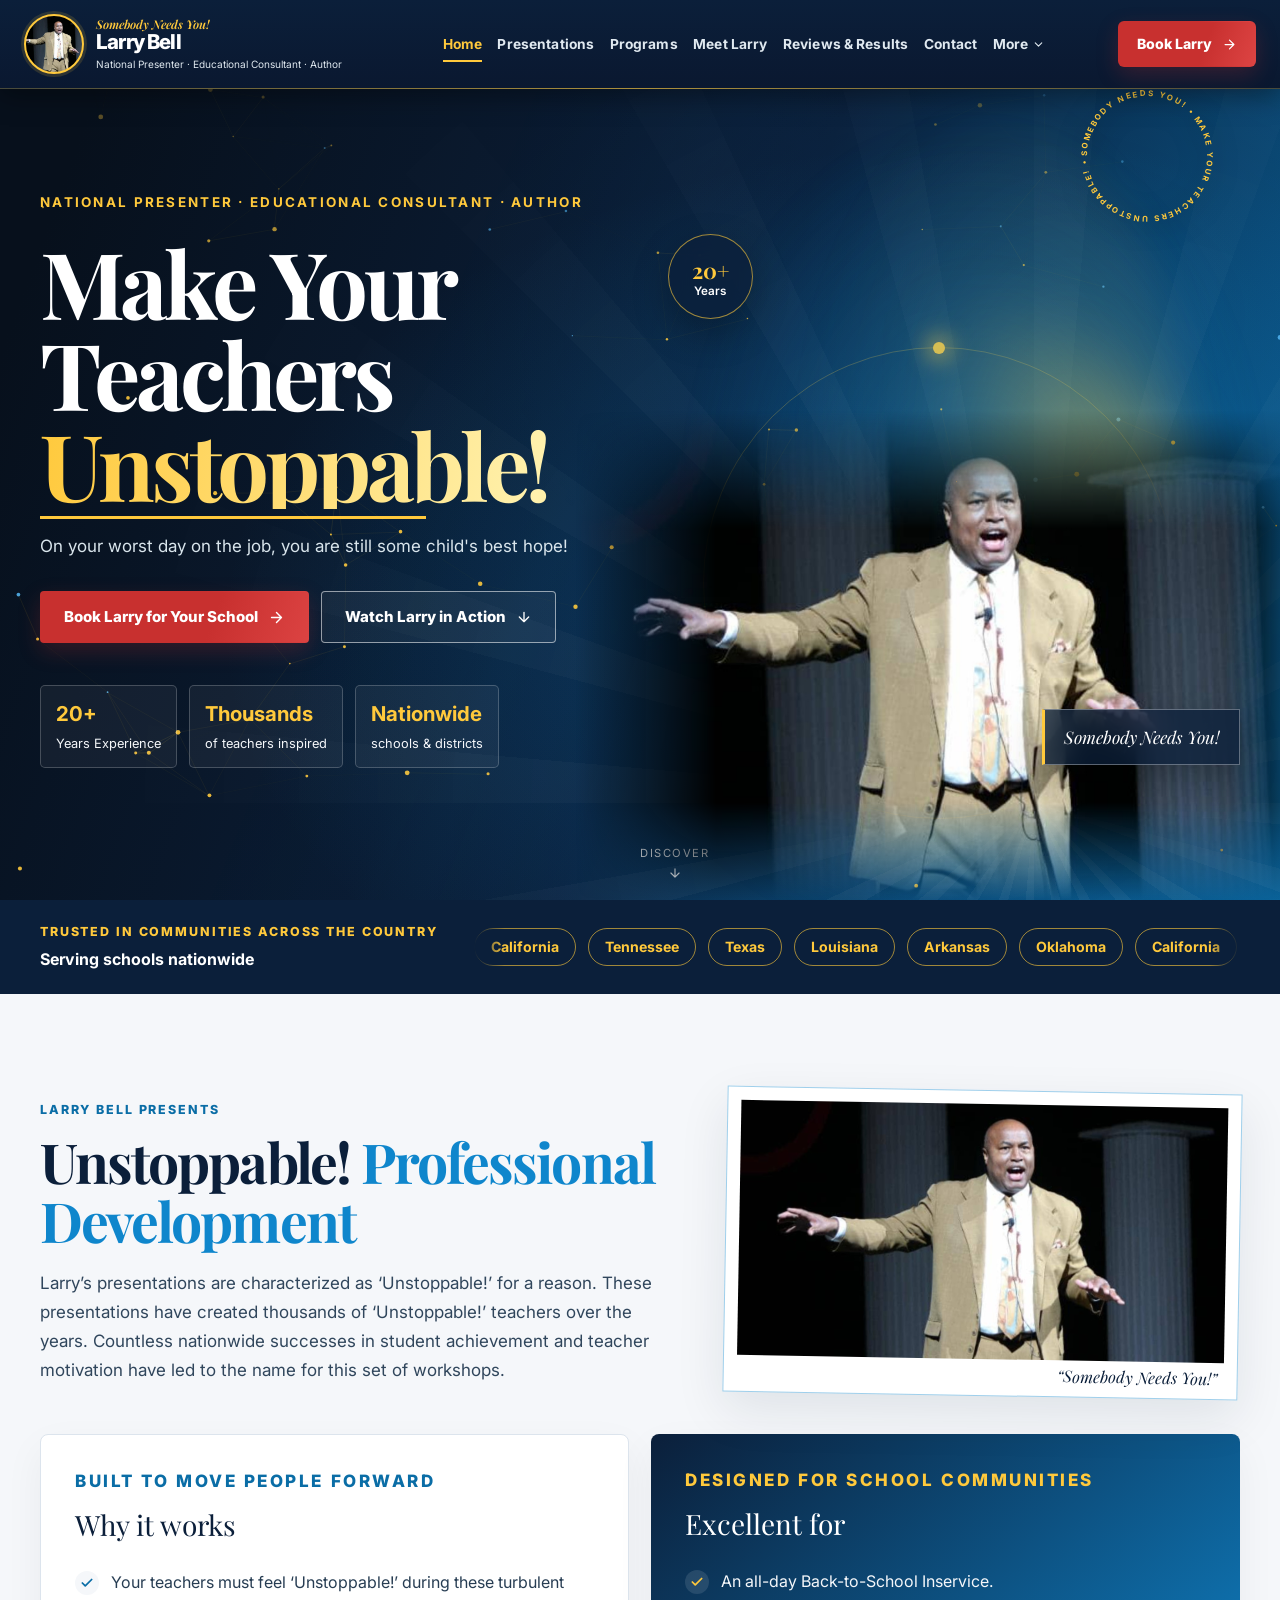
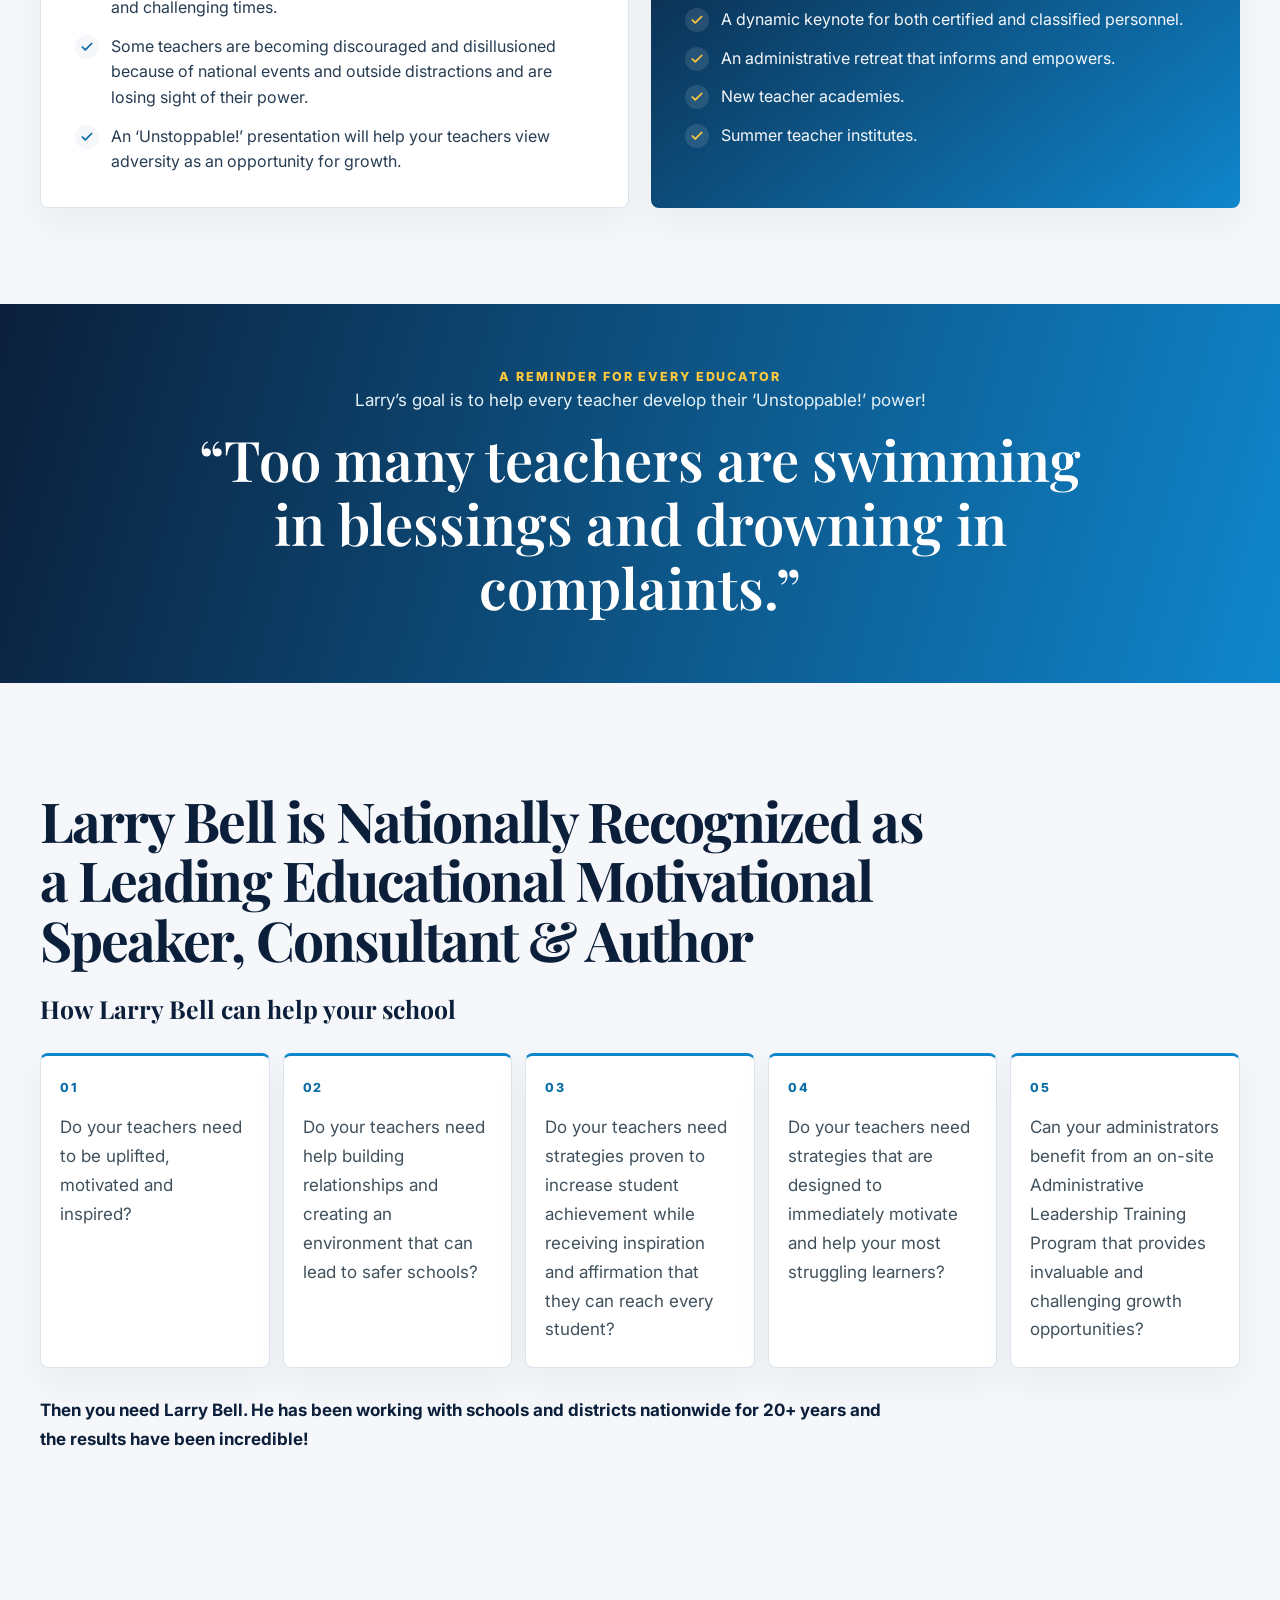
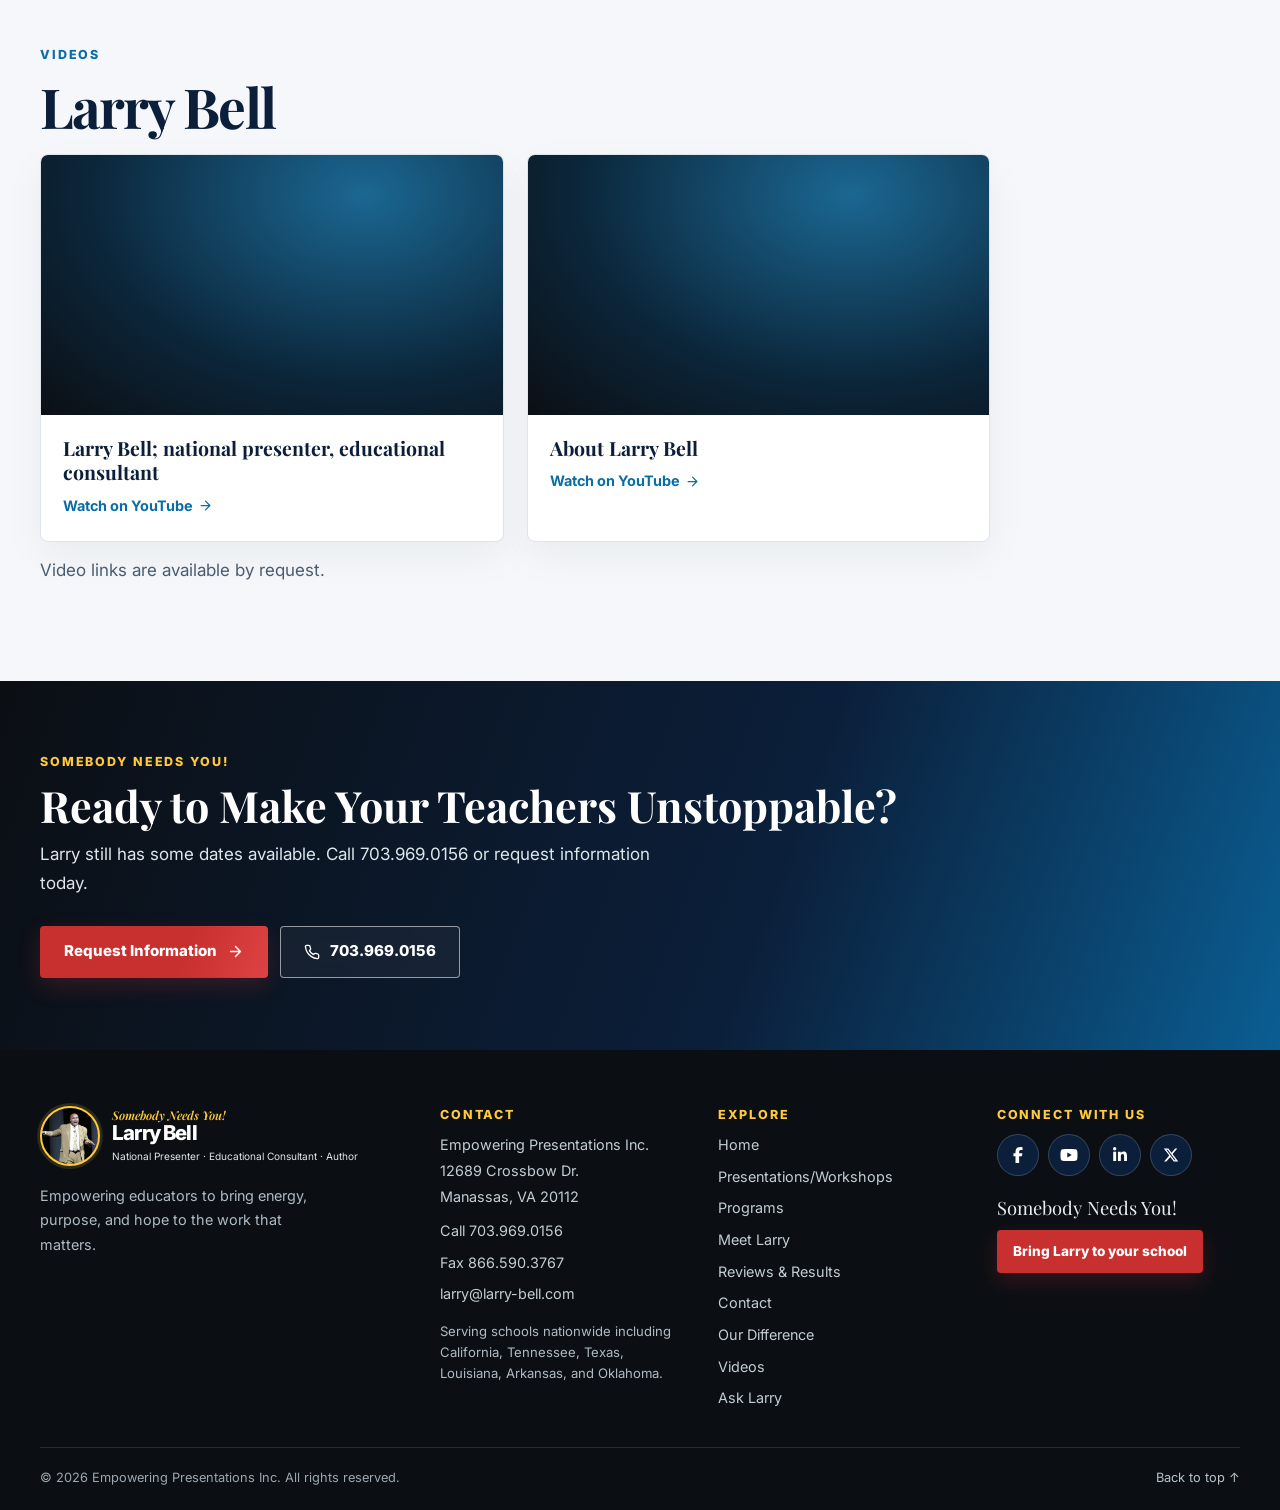
<file: index.html>
<!DOCTYPE html>
<html lang="en">
<head>
<meta charset="UTF-8">
<meta name="viewport" content="width=device-width, initial-scale=1">
<title>Larry Bell | Educational Motivational Speaker &amp; Teacher Professional Development</title>
<meta name="description" content="Bring Larry Bell’s Unstoppable! professional development to your school. Practical strategies, renewed purpose, and energy for educators.">
<meta property="og:title" content="Larry Bell | Educational Motivational Speaker & Teacher Professional Development">
<meta property="og:description" content="National presenter, educational consultant, and author. Bring Larry Bell’s Unstoppable! professional development to your school.">
<meta property="og:type" content="website">
<meta name="twitter:card" content="summary_large_image">
<meta name="theme-color" content="#0B1F3A">
<link rel="icon" href="data:image/svg+xml,%3Csvg xmlns='http://www.w3.org/2000/svg' viewBox='0 0 64 64'%3E%3Crect width='64' height='64' rx='14' fill='%230B1F3A'/%3E%3Ctext x='32' y='42' font-family='Georgia' font-size='30' font-weight='700' text-anchor='middle' fill='%23FFC93C'%3ELB%3C/text%3E%3C/svg%3E">
<link rel="preconnect" href="https://fonts.googleapis.com"><link rel="preconnect" href="https://fonts.gstatic.com" crossorigin>
<link href="https://fonts.googleapis.com/css2?family=Inter:wght@400;500;600;700;800&family=Playfair+Display:wght@500;600;700;800&display=swap" rel="stylesheet">
<link rel="stylesheet" href="styles.css">
</head>
<body>
<main>
<section id="home" class="hero"><canvas id="fx" aria-hidden="true"></canvas><div class="hero-rays"></div><div class="hero-light" aria-hidden="true"></div>
<div class="container mobile-stack hero-grid">
<div class="hero-copy">
<p class="eyebrow gold hero-label">National Presenter · Educational Consultant · Author</p>
<h1 class="serif hero-heading"><span class="w" style="--n:0">Make</span> <span class="w" style="--n:1">Your</span> <span class="w" style="--n:2">Teachers</span> <span class="w" style="--n:3"><span class="gold-shimmer">Unstoppable!</span></span></h1>
<p class="hero-sub">On your worst day on the job, you are still some child's best hope!</p>
<div class="hero-ctas"><a class="btn btn-red btn-shine" href="contact.html">Book Larry for Your School <svg width="17" height="17"><use href="#i-arrow"/></svg></a><a class="btn btn-outline" href="#videos">Watch Larry in Action <svg width="16" height="16"><use href="#i-down"/></svg></a></div>
<div class="hero-stats"><div><strong id="years">20+</strong><span>Years Experience</span></div><div><strong>Thousands</strong><span>of teachers inspired</span></div><div><strong>Nationwide</strong><span>schools &amp; districts</span></div></div>
</div>
<div class="hero-image"><div class="halo"></div><div class="ring"></div><div class="hero-spotlight"></div>
<div class="hero-portrait photo" role="img" aria-label="Larry Bell inspiring educators on stage, arms open as he speaks"></div>
<svg class="orbit" viewBox="0 0 200 200" aria-hidden="true"><defs><path id="oc" d="M100,100 m-80,0 a80,80 0 1,1 160,0 a80,80 0 1,1 -160,0"/></defs><text><textPath href="#oc" textLength="497" lengthAdjust="spacing">SOMEBODY NEEDS YOU! • MAKE YOUR TEACHERS UNSTOPPABLE! • </textPath></text></svg>
<div class="hero-badge hero-quote">Somebody Needs You!</div><div class="hero-badge hero-years">20+ <span>Years</span></div></div>
</div><a href="#nationwide" aria-label="Scroll to discover" class="scroll-indicator">Discover <svg width="14" height="14"><use href="#i-down"/></svg></a></section><section id="nationwide" class="trust-strip"><div class="container trust-inner">
 <div class="trust-label"><p class="eyebrow">Trusted in communities across the country</p><strong>Serving schools nationwide</strong></div>
 <div class="marquee-window" role="region" tabindex="0" aria-label="Serving schools in California, Tennessee, Texas, Louisiana, Arkansas, Oklahoma"><div class="state-pills" id="pills"><span class="tag">California</span><span class="tag">Tennessee</span><span class="tag">Texas</span><span class="tag">Louisiana</span><span class="tag">Arkansas</span><span class="tag">Oklahoma</span></div></div>
</div></section><section id="difference" class="section-pad paper"><div class="container">
 <div class="difference-intro"><div><p class="eyebrow">Larry Bell Presents</p><h2 class="section-title">Unstoppable! <span class="blue">Professional Development</span></h2><p class="section-lede">Larry’s presentations are characterized as ‘Unstoppable!’ for a reason. These presentations have created thousands of ‘Unstoppable!’ teachers over the years. Countless nationwide successes in student achievement and teacher motivation have led to the name for this set of workshops.</p></div>
 <figure class="difference-photo"><div class="photo diff-img" role="img" aria-label="Larry Bell energizing educators during a keynote presentation"></div><figcaption>“Somebody Needs You!”</figcaption></figure></div>
 <div class="mobile-stack grid-2">
  <article class="card pad"><p class="eyebrow">Built to move people forward</p><h3 class="serif card-h">Why it works</h3><ul class="check-list">
   <li><span class="check"><svg width="14" height="14"><use href="#i-check"/></svg></span>Your teachers must feel ‘Unstoppable!’ during these turbulent and challenging times.</li>
   <li><span class="check"><svg width="14" height="14"><use href="#i-check"/></svg></span>Some teachers are becoming discouraged and disillusioned because of national events and outside distractions and are losing sight of their power.</li>
   <li><span class="check"><svg width="14" height="14"><use href="#i-check"/></svg></span>An ‘Unstoppable!’ presentation will help your teachers view adversity as an opportunity for growth.</li></ul></article>
  <article class="card pad card-dark"><p class="eyebrow gold">Designed for school communities</p><h3 class="serif card-h">Excellent for</h3><ul class="check-list">
   <li><span class="check"><svg width="14" height="14"><use href="#i-check"/></svg></span>An all-day Back-to-School Inservice.</li>
   <li><span class="check"><svg width="14" height="14"><use href="#i-check"/></svg></span>A dynamic keynote for both certified and classified personnel.</li>
   <li><span class="check"><svg width="14" height="14"><use href="#i-check"/></svg></span>An administrative retreat that informs and empowers.</li>
   <li><span class="check"><svg width="14" height="14"><use href="#i-check"/></svg></span>New teacher academies.</li>
   <li><span class="check"><svg width="14" height="14"><use href="#i-check"/></svg></span>Summer teacher institutes.</li></ul></article>
 </div>
</div></section><section class="quote-band"><div class="container"><p class="eyebrow gold">A reminder for every educator</p><p class="quote-lead">Larry’s goal is to help every teacher develop their ‘Unstoppable!’ power!</p><blockquote class="serif">“Too many teachers are swimming in blessings and drowning in complaints.”</blockquote></div></section><section class="section-pad"><div class="container">
 <div style="max-width:900px"><h2 class="section-title">Larry Bell is Nationally Recognized as a Leading Educational Motivational Speaker, Consultant &amp; Author</h2><h3 class="serif help-h">How Larry Bell can help your school</h3></div>
 <div class="mobile-stack help-grid">
  <article class="card"><span class="eyebrow">01</span><p>Do your teachers need to be uplifted, motivated and inspired?</p></article>
  <article class="card"><span class="eyebrow">02</span><p>Do your teachers need help building relationships and creating an environment that can lead to safer schools?</p></article>
  <article class="card"><span class="eyebrow">03</span><p>Do your teachers need strategies proven to increase student achievement while receiving inspiration and affirmation that they can reach every student?</p></article>
  <article class="card"><span class="eyebrow">04</span><p>Do your teachers need strategies that are designed to immediately motivate and help your most struggling learners?</p></article>
  <article class="card"><span class="eyebrow">05</span><p>Can your administrators benefit from an on-site Administrative Leadership Training Program that provides invaluable and challenging growth opportunities?</p></article>
 </div>
 <p class="help-end">Then you need Larry Bell. He has been working with schools and districts nationwide for 20+ years and the results have been incredible!</p>
</div></section><section id="videos" class="section-pad paper"><div class="container"><p class="eyebrow">Videos</p><h2 class="section-title">Larry Bell</h2>
 <div class="mobile-stack grid-2 videos">
  <article class="card vcard"><div class="video-surface"><iframe title="Larry Bell; national presenter, educational consultant" src="https://www.youtube-nocookie.com/embed/dIdwGA6hQw8?rel=0&amp;modestbranding=1" loading="lazy" allow="accelerometer; autoplay; clipboard-write; encrypted-media; gyroscope; picture-in-picture" referrerpolicy="strict-origin-when-cross-origin" allowfullscreen></iframe></div><div class="vbody"><h3>Larry Bell; national presenter, educational consultant</h3><a href="https://www.youtube.com/watch?v=dIdwGA6hQw8" target="_blank" rel="noreferrer">Watch on YouTube <svg width="15" height="15"><use href="#i-arrow"/></svg></a></div></article>
  <article class="card vcard"><div class="video-surface"><iframe title="About Larry Bell" src="https://www.youtube-nocookie.com/embed/_smI8LgZDr8?rel=0&amp;modestbranding=1" loading="lazy" allow="accelerometer; autoplay; clipboard-write; encrypted-media; gyroscope; picture-in-picture" referrerpolicy="strict-origin-when-cross-origin" allowfullscreen></iframe></div><div class="vbody"><h3>About Larry Bell</h3><a href="https://www.youtube.com/watch?v=_smI8LgZDr8" target="_blank" rel="noreferrer">Watch on YouTube <svg width="15" height="15"><use href="#i-arrow"/></svg></a></div></article>
 </div>
 <p class="note">Video links are available by request.</p>
</div></section><section class="cta-band"><div class="container"><div><p class="eyebrow gold">Somebody Needs You!</p><h2 class="serif">Ready to Make Your Teachers Unstoppable?</h2><p>Larry still has some dates available. Call 703.969.0156 or request information today.</p></div><div class="btn-row"><a class="btn btn-red btn-shine" href="contact.html">Request Information <svg width="17" height="17"><use href="#i-arrow"/></svg></a><a class="btn btn-outline" href="tel:7039690156"><svg width="16" height="16"><use href="#i-phone"/></svg> 703.969.0156</a></div></div></section>
</main>
<script src="script.js"></script>
</body>
</html>
</file>
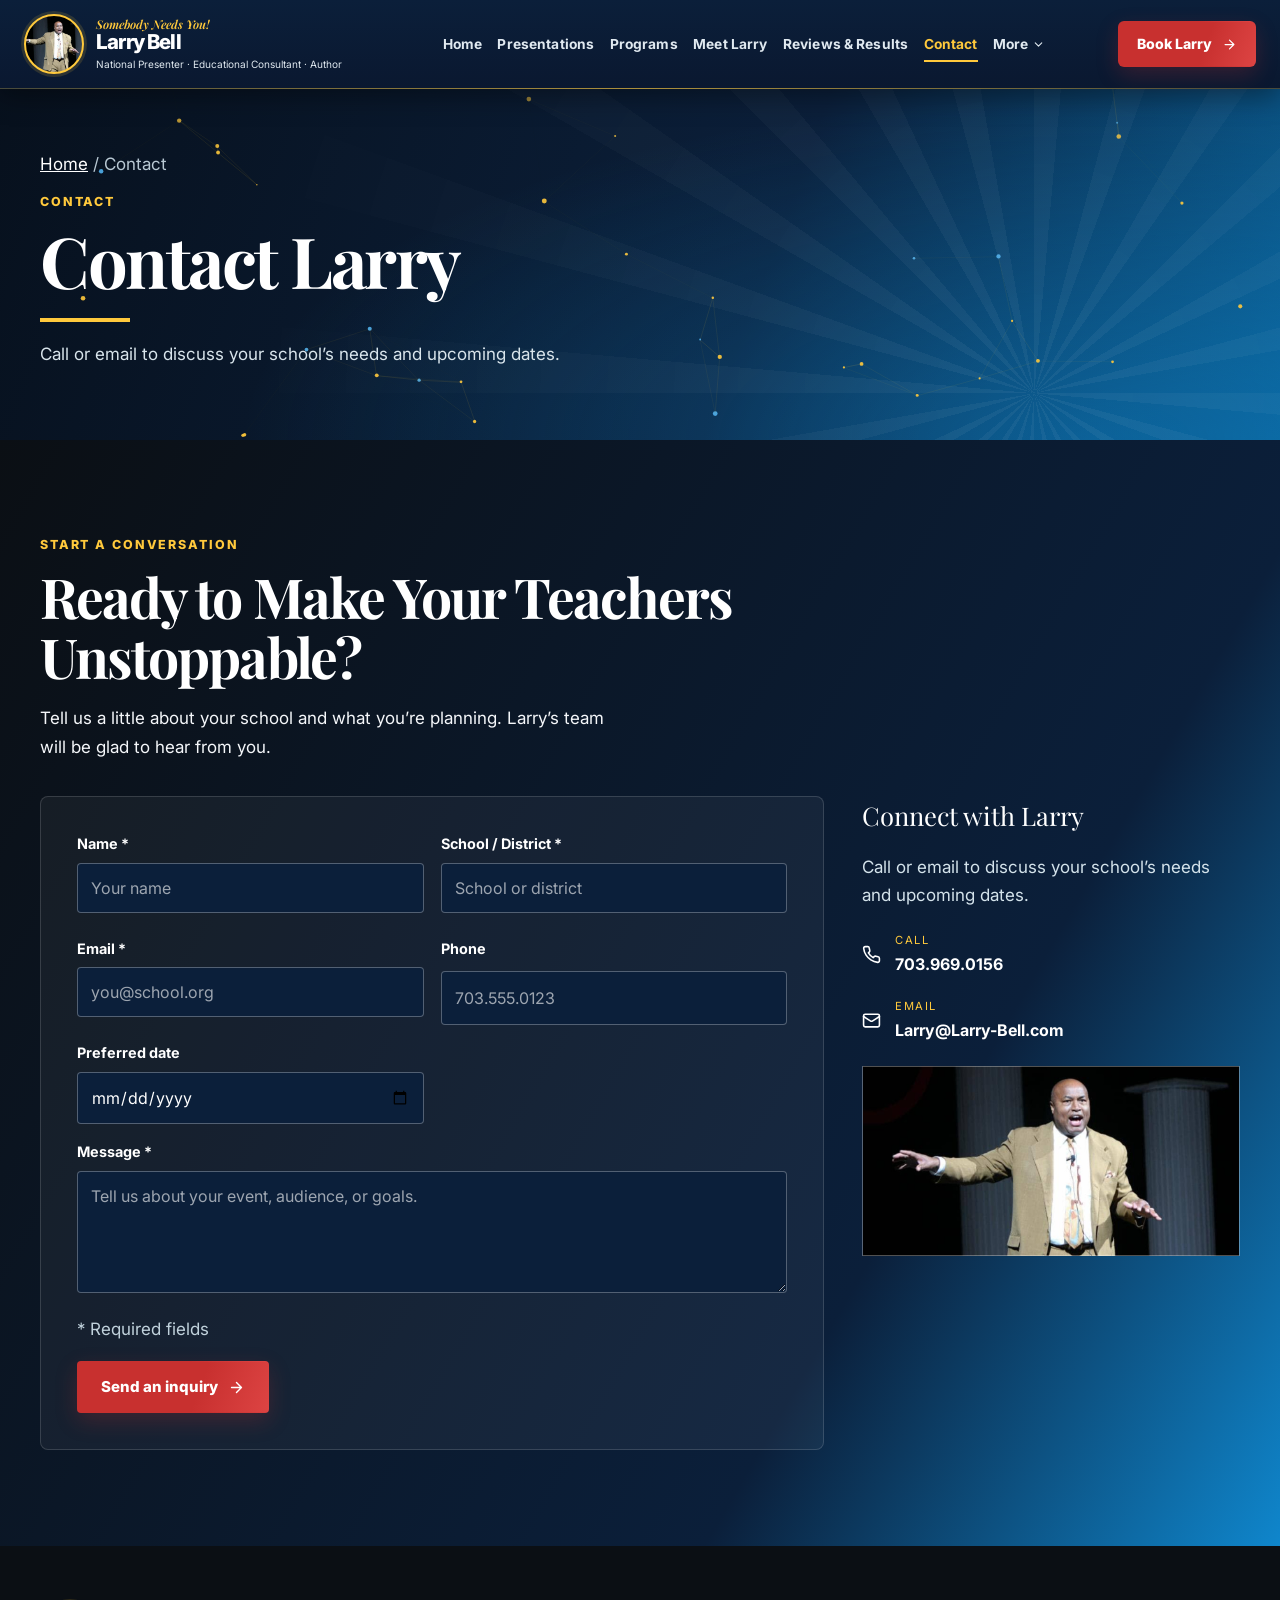
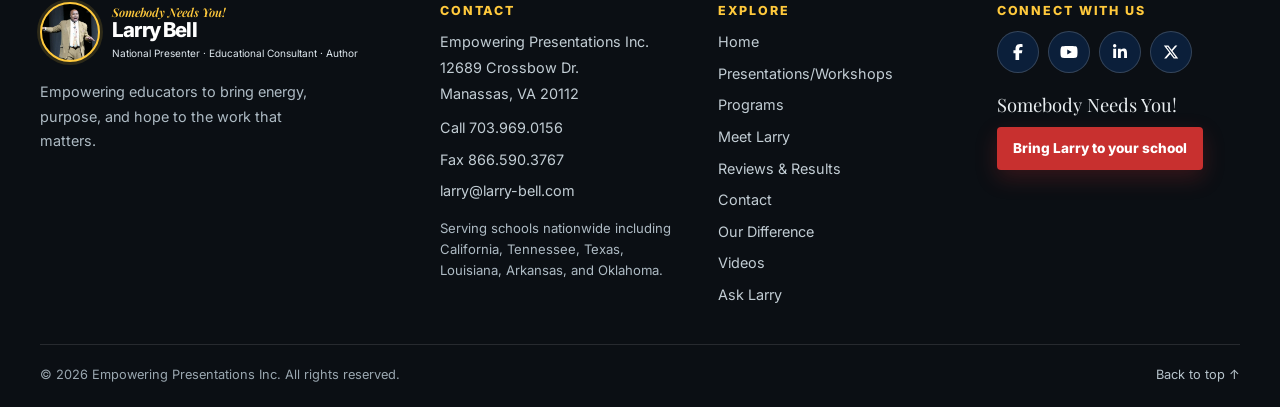
<file: contact.html>
<!DOCTYPE html>
<html lang="en">
<head>
<meta charset="UTF-8">
<meta name="viewport" content="width=device-width, initial-scale=1">
<title>Larry Bell | Contact Larry Bell</title>
<meta name="description" content="Call 703.969.0156 or email Larry@Larry-Bell.com to discuss your school’s needs and upcoming dates.">
<meta property="og:title" content="Larry Bell | Contact Larry Bell">
<meta property="og:description" content="National presenter, educational consultant, and author. Bring Larry Bell’s Unstoppable! professional development to your school.">
<meta property="og:type" content="website">
<meta name="twitter:card" content="summary_large_image">
<meta name="theme-color" content="#0B1F3A">
<link rel="icon" href="data:image/svg+xml,%3Csvg xmlns='http://www.w3.org/2000/svg' viewBox='0 0 64 64'%3E%3Crect width='64' height='64' rx='14' fill='%230B1F3A'/%3E%3Ctext x='32' y='42' font-family='Georgia' font-size='30' font-weight='700' text-anchor='middle' fill='%23FFC93C'%3ELB%3C/text%3E%3C/svg%3E">
<link rel="preconnect" href="https://fonts.googleapis.com"><link rel="preconnect" href="https://fonts.gstatic.com" crossorigin>
<link href="https://fonts.googleapis.com/css2?family=Inter:wght@400;500;600;700;800&family=Playfair+Display:wght@500;600;700;800&display=swap" rel="stylesheet">
<link rel="stylesheet" href="styles.css">
</head>
<body>
<main>
<section class="page-hero"><canvas id="fx" aria-hidden="true"></canvas><div class="hero-rays"></div><div class="container"><p class="crumbs"><a href="index.html">Home</a> / Contact</p><p class="eyebrow gold">Contact</p><h1 class="serif">Contact Larry</h1><p class="ph-lead">Call or email to discuss your school’s needs and upcoming dates.</p></div></section><section id="contact" class="section-pad contact"><div class="container">
 <div style="max-width:720px;margin-bottom:34px"><p class="eyebrow gold">Start a conversation</p><h2 class="section-title">Ready to Make Your Teachers Unstoppable?</h2><p class="lead-p" style="margin:0;color:#F5F7FA">Tell us a little about your school and what you’re planning. Larry’s team will be glad to hear from you.</p></div>
 <div class="mobile-stack contact-grid">
  <form id="inquiry" novalidate>
   <div class="form-grid">
    <label>Name *<input name="name" autocomplete="name" placeholder="Your name"><small class="err"></small></label>
    <label>School / District *<input name="school" autocomplete="organization" placeholder="School or district"><small class="err"></small></label>
    <label>Email *<input name="email" type="email" autocomplete="email" placeholder="you@school.org"><small class="err"></small></label>
    <label>Phone<input name="phone" type="tel" autocomplete="tel" placeholder="703.555.0123"></label>
    <label>Preferred date<input name="date" type="date"></label>
    <label class="full">Message *<textarea name="message" rows="4" placeholder="Tell us about your event, audience, or goals."></textarea><small class="err"></small></label>
   </div>
   <p class="req">* Required fields</p>
   <button class="btn btn-red btn-shine" type="submit">Send an inquiry <svg width="17" height="17"><use href="#i-arrow"/></svg></button>
  </form>
  <aside><h3 class="serif">Connect with Larry</h3><p>Call or email to discuss your school’s needs and upcoming dates.</p>
   <a href="tel:7039690156" class="clink"><svg width="19" height="19"><use href="#i-phone"/></svg><span><small>CALL</small><strong>703.969.0156</strong></span></a>
   <a href="mailto:Larry@Larry-Bell.com" class="clink"><svg width="19" height="19"><use href="#i-mail"/></svg><span><small>EMAIL</small><strong>Larry@Larry-Bell.com</strong></span></a>
   <div class="photo aside-img" role="img" aria-label="Larry Bell on stage, ready to connect with educators"></div></aside>
 </div>
</div></section>
</main>
<script src="script.js"></script>
</body>
</html>
</file>
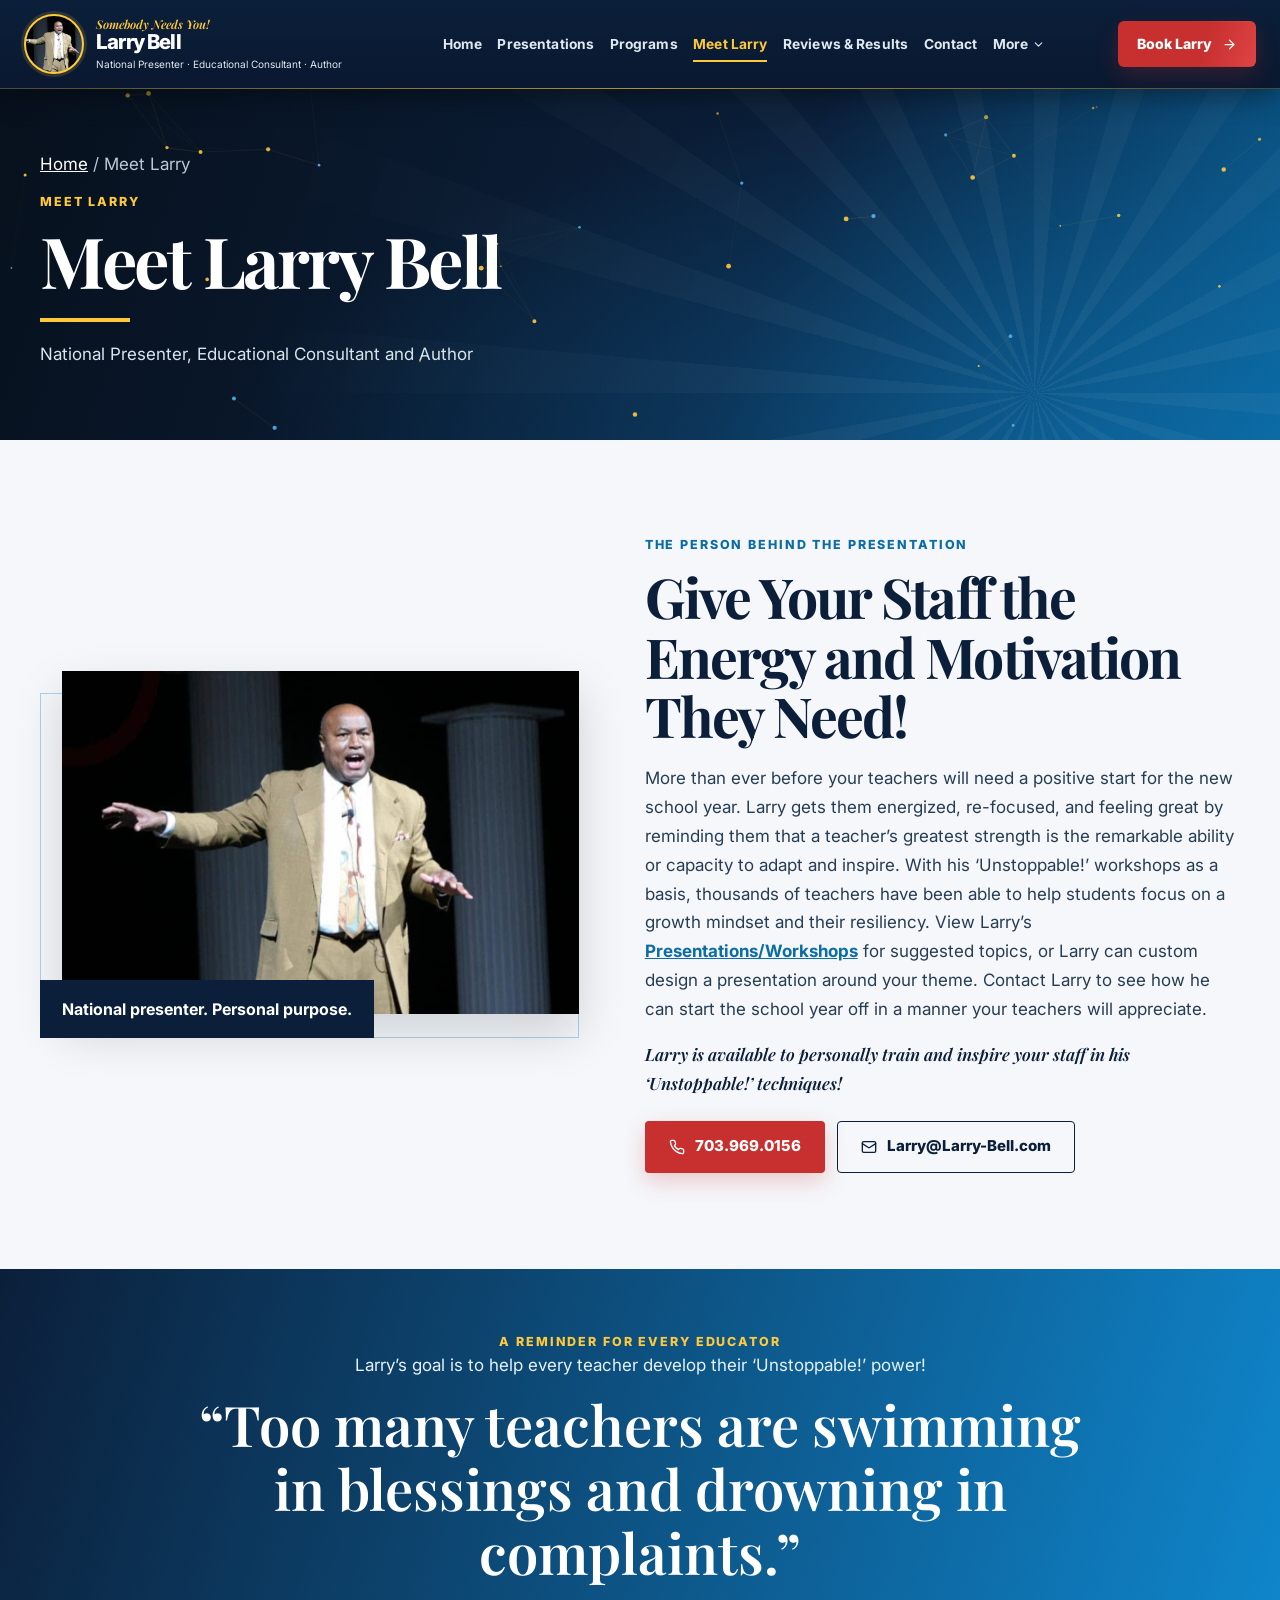
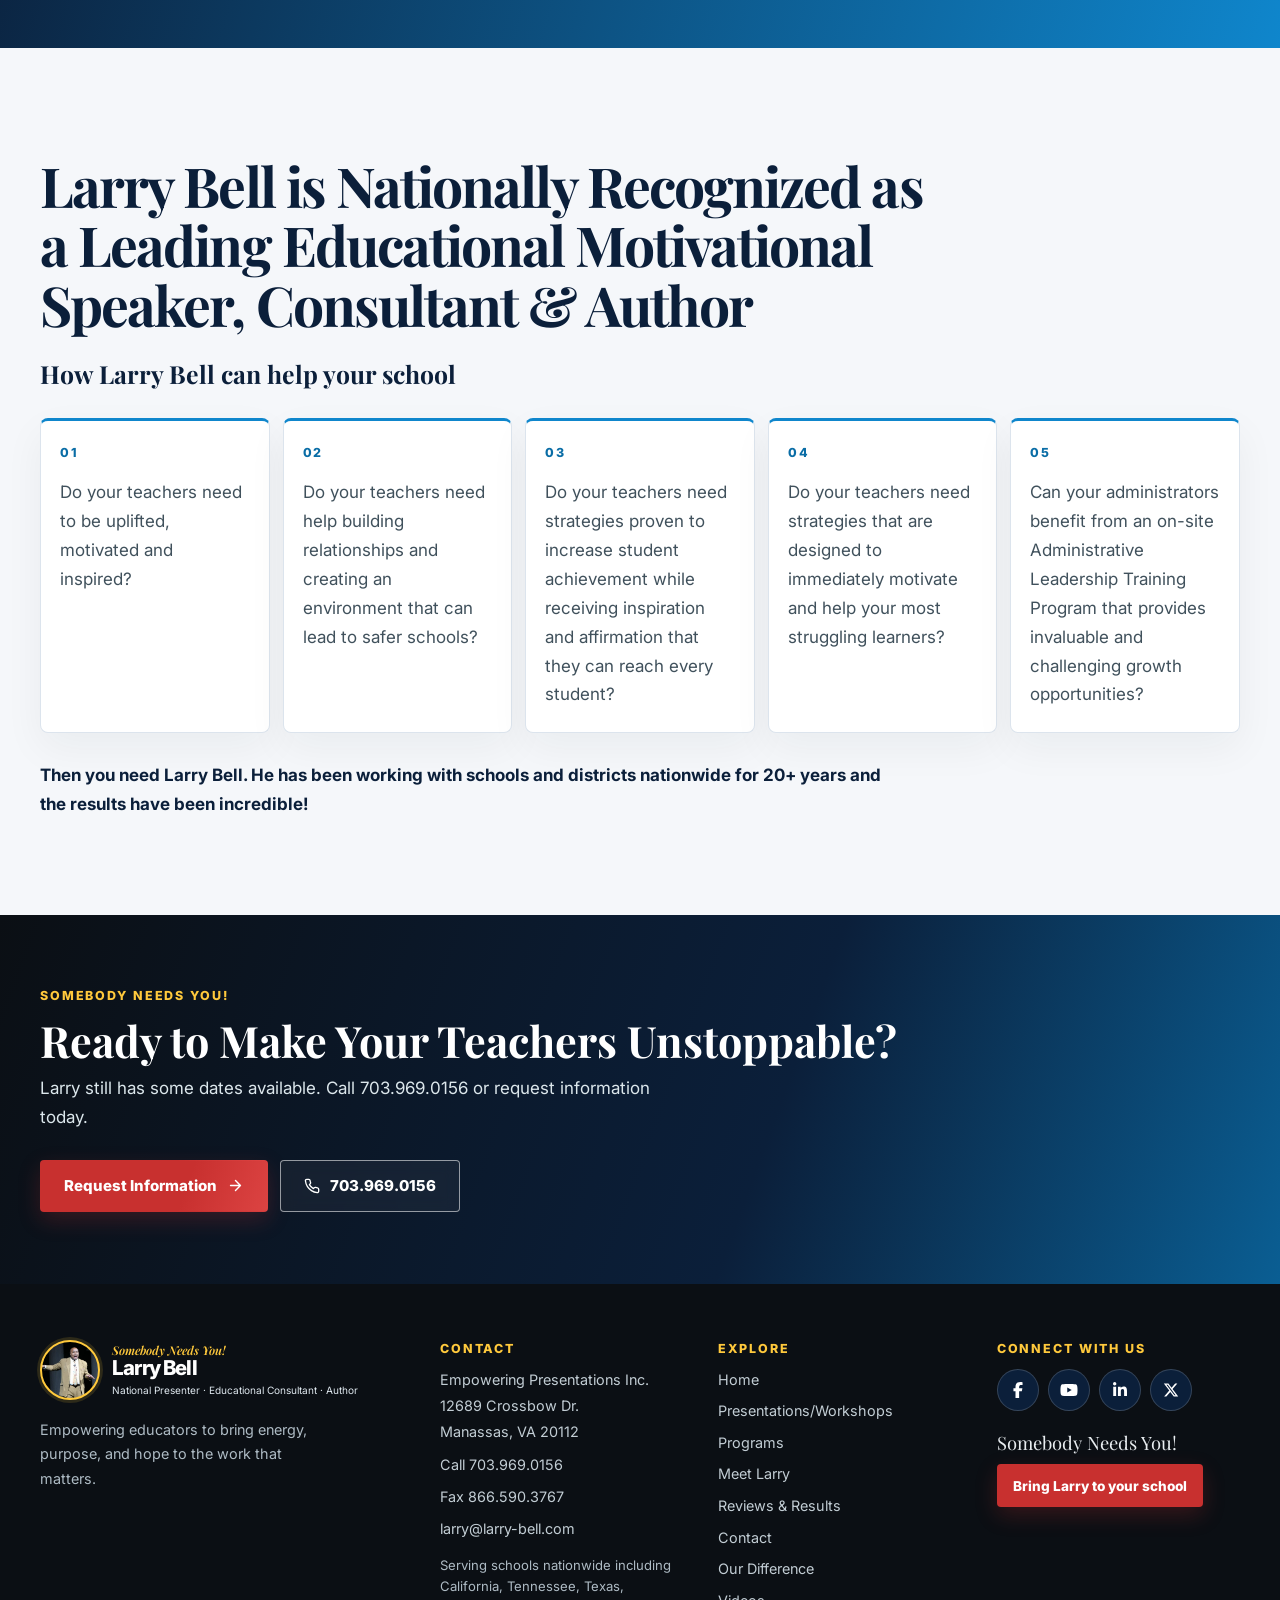
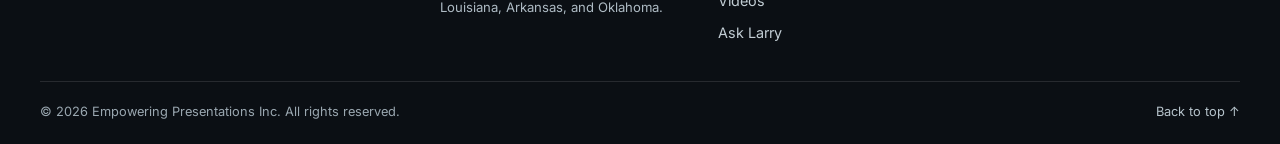
<file: meet-larry.html>
<!DOCTYPE html>
<html lang="en">
<head>
<meta charset="UTF-8">
<meta name="viewport" content="width=device-width, initial-scale=1">
<title>Larry Bell | Meet Larry Bell</title>
<meta name="description" content="Meet Larry Bell, national presenter, educational consultant and author. Somebody Needs You!">
<meta property="og:title" content="Larry Bell | Meet Larry Bell">
<meta property="og:description" content="National presenter, educational consultant, and author. Bring Larry Bell’s Unstoppable! professional development to your school.">
<meta property="og:type" content="website">
<meta name="twitter:card" content="summary_large_image">
<meta name="theme-color" content="#0B1F3A">
<link rel="icon" href="data:image/svg+xml,%3Csvg xmlns='http://www.w3.org/2000/svg' viewBox='0 0 64 64'%3E%3Crect width='64' height='64' rx='14' fill='%230B1F3A'/%3E%3Ctext x='32' y='42' font-family='Georgia' font-size='30' font-weight='700' text-anchor='middle' fill='%23FFC93C'%3ELB%3C/text%3E%3C/svg%3E">
<link rel="preconnect" href="https://fonts.googleapis.com"><link rel="preconnect" href="https://fonts.gstatic.com" crossorigin>
<link href="https://fonts.googleapis.com/css2?family=Inter:wght@400;500;600;700;800&family=Playfair+Display:wght@500;600;700;800&display=swap" rel="stylesheet">
<link rel="stylesheet" href="styles.css">
</head>
<body>
<main>
<section class="page-hero"><canvas id="fx" aria-hidden="true"></canvas><div class="hero-rays"></div><div class="container"><p class="crumbs"><a href="index.html">Home</a> / Meet Larry</p><p class="eyebrow gold">Meet Larry</p><h1 class="serif">Meet Larry Bell</h1><p class="ph-lead">National Presenter, Educational Consultant and Author</p></div></section><section id="meet-larry" class="section-pad paper"><div class="container mobile-stack meet-grid">
 <div class="meet-photo"><div class="meet-frame"></div><div class="photo meet-img" role="img" aria-label="Larry Bell, national presenter and education consultant, engaging a school audience"></div><div class="meet-badge">National presenter. Personal purpose.</div></div>
 <div><p class="eyebrow">The person behind the presentation</p><h2 class="section-title">Give Your Staff the Energy and Motivation They Need!</h2>
  <p class="section-lede">More than ever before your teachers will need a positive start for the new school year. Larry gets them energized, re-focused, and feeling great by reminding them that a teacher’s greatest strength is the remarkable ability or capacity to adapt and inspire. With his ‘Unstoppable!’ workshops as a basis, thousands of teachers have been able to help students focus on a growth mindset and their resiliency. View Larry’s <a href="workshops.html">Presentations/Workshops</a> for suggested topics, or Larry can custom design a presentation around your theme. Contact Larry to see how he can start the school year off in a manner your teachers will appreciate.</p>
  <p class="meet-quote serif">Larry is available to personally train and inspire your staff in his ‘Unstoppable!’ techniques!</p>
  <div class="btn-row"><a class="btn btn-red" href="tel:7039690156"><svg width="16" height="16"><use href="#i-phone"/></svg> 703.969.0156</a><a class="btn btn-ghost" href="mailto:Larry@Larry-Bell.com"><svg width="16" height="16"><use href="#i-mail"/></svg> Larry@Larry-Bell.com</a></div></div>
</div></section><section class="quote-band"><div class="container"><p class="eyebrow gold">A reminder for every educator</p><p class="quote-lead">Larry’s goal is to help every teacher develop their ‘Unstoppable!’ power!</p><blockquote class="serif">“Too many teachers are swimming in blessings and drowning in complaints.”</blockquote></div></section><section class="section-pad"><div class="container">
 <div style="max-width:900px"><h2 class="section-title">Larry Bell is Nationally Recognized as a Leading Educational Motivational Speaker, Consultant &amp; Author</h2><h3 class="serif help-h">How Larry Bell can help your school</h3></div>
 <div class="mobile-stack help-grid">
  <article class="card"><span class="eyebrow">01</span><p>Do your teachers need to be uplifted, motivated and inspired?</p></article>
  <article class="card"><span class="eyebrow">02</span><p>Do your teachers need help building relationships and creating an environment that can lead to safer schools?</p></article>
  <article class="card"><span class="eyebrow">03</span><p>Do your teachers need strategies proven to increase student achievement while receiving inspiration and affirmation that they can reach every student?</p></article>
  <article class="card"><span class="eyebrow">04</span><p>Do your teachers need strategies that are designed to immediately motivate and help your most struggling learners?</p></article>
  <article class="card"><span class="eyebrow">05</span><p>Can your administrators benefit from an on-site Administrative Leadership Training Program that provides invaluable and challenging growth opportunities?</p></article>
 </div>
 <p class="help-end">Then you need Larry Bell. He has been working with schools and districts nationwide for 20+ years and the results have been incredible!</p>
</div></section><section class="cta-band"><div class="container"><div><p class="eyebrow gold">Somebody Needs You!</p><h2 class="serif">Ready to Make Your Teachers Unstoppable?</h2><p>Larry still has some dates available. Call 703.969.0156 or request information today.</p></div><div class="btn-row"><a class="btn btn-red btn-shine" href="contact.html">Request Information <svg width="17" height="17"><use href="#i-arrow"/></svg></a><a class="btn btn-outline" href="tel:7039690156"><svg width="16" height="16"><use href="#i-phone"/></svg> 703.969.0156</a></div></div></section>
</main>
<script src="script.js"></script>
</body>
</html>
</file>
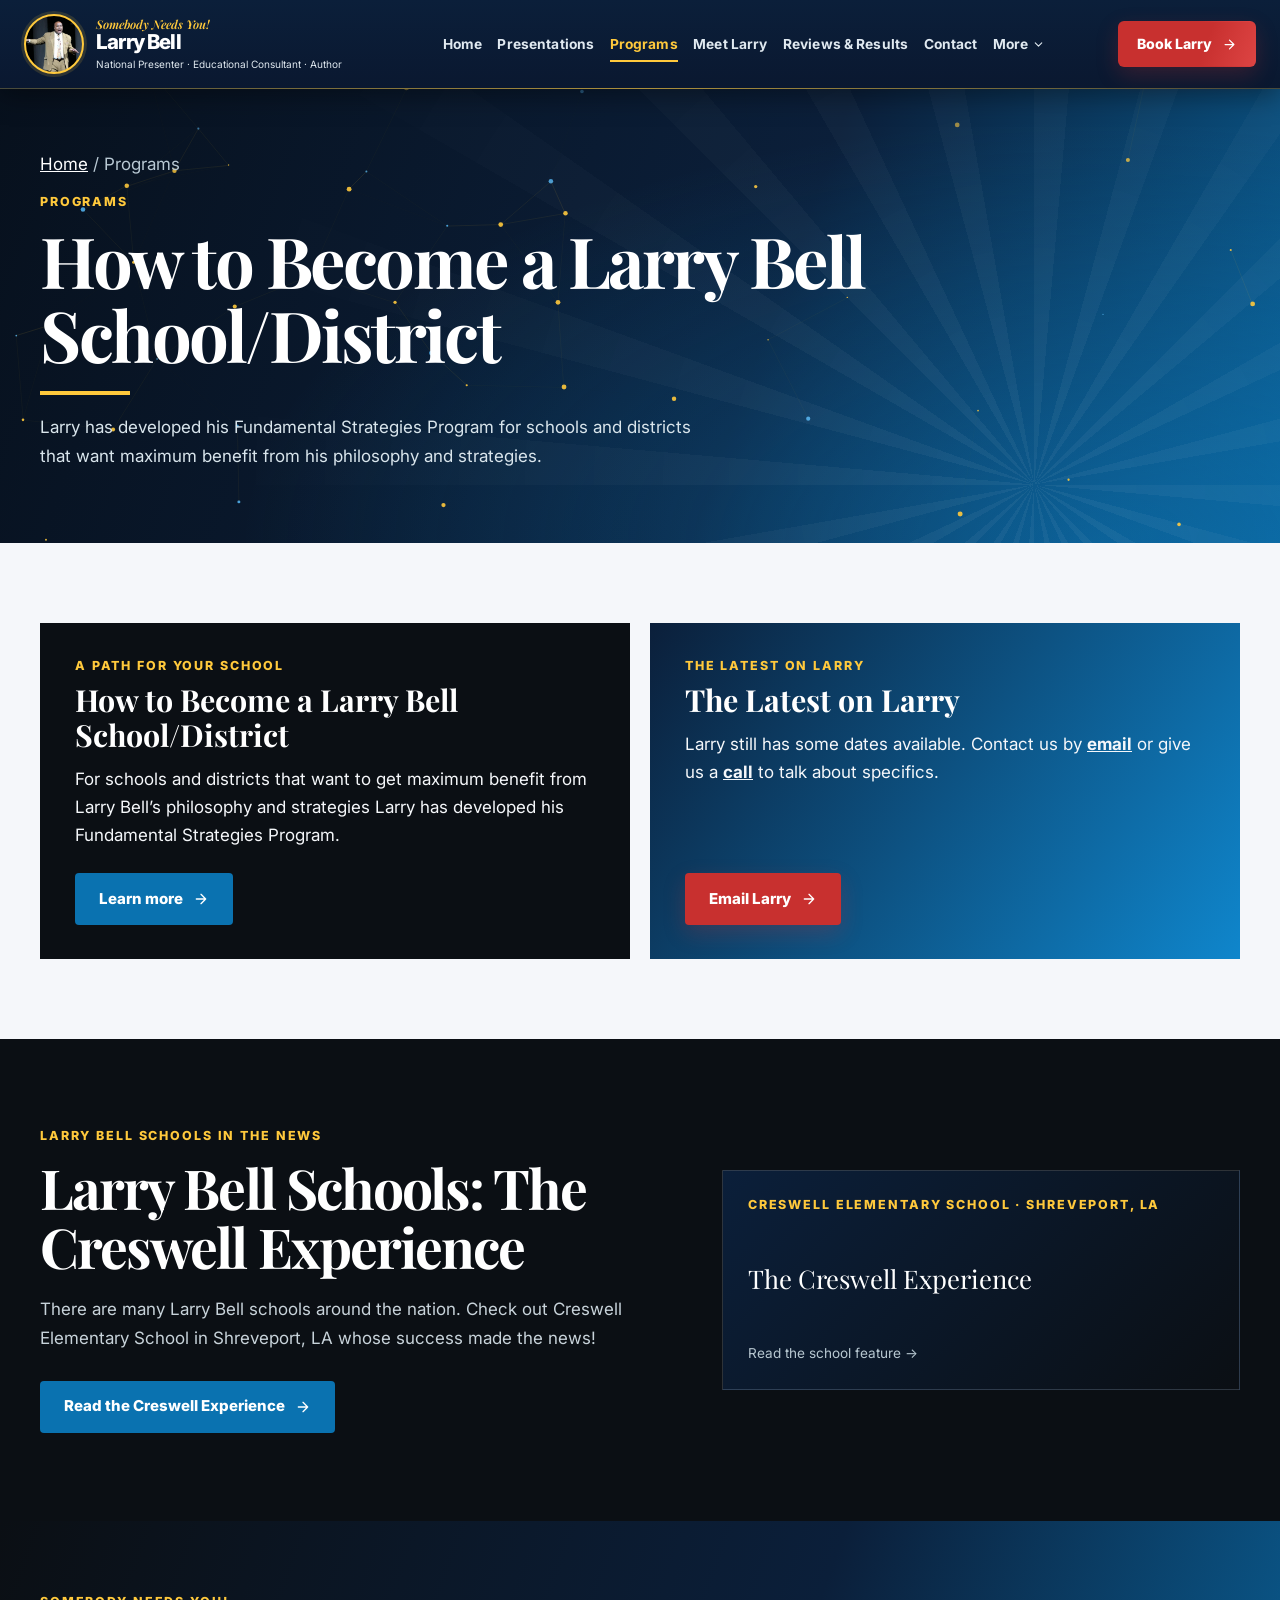
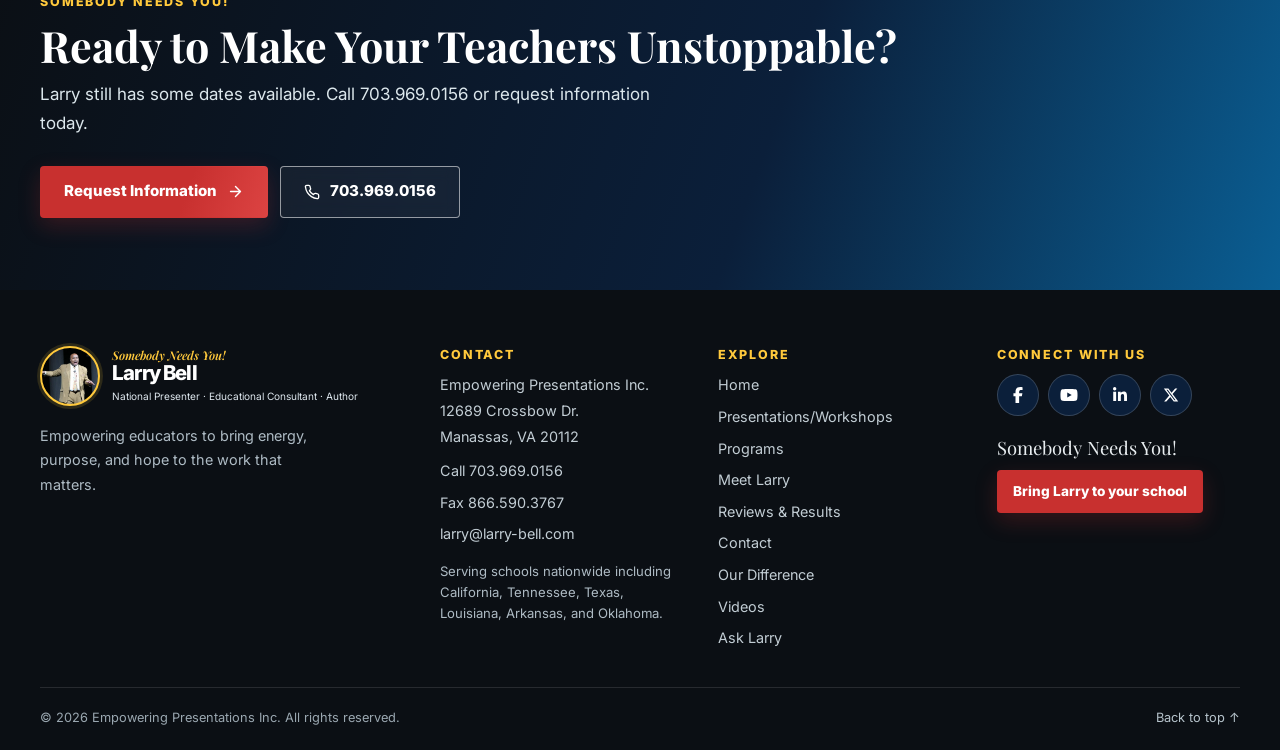
<file: programs.html>
<!DOCTYPE html>
<html lang="en">
<head>
<meta charset="UTF-8">
<meta name="viewport" content="width=device-width, initial-scale=1">
<title>Larry Bell | Programs: How to Become a Larry Bell School/District</title>
<meta name="description" content="Larry Bell’s Fundamental Strategies Program for schools and districts, and the Creswell Experience.">
<meta property="og:title" content="Larry Bell | Programs: How to Become a Larry Bell School/District">
<meta property="og:description" content="National presenter, educational consultant, and author. Bring Larry Bell’s Unstoppable! professional development to your school.">
<meta property="og:type" content="website">
<meta name="twitter:card" content="summary_large_image">
<meta name="theme-color" content="#0B1F3A">
<link rel="icon" href="data:image/svg+xml,%3Csvg xmlns='http://www.w3.org/2000/svg' viewBox='0 0 64 64'%3E%3Crect width='64' height='64' rx='14' fill='%230B1F3A'/%3E%3Ctext x='32' y='42' font-family='Georgia' font-size='30' font-weight='700' text-anchor='middle' fill='%23FFC93C'%3ELB%3C/text%3E%3C/svg%3E">
<link rel="preconnect" href="https://fonts.googleapis.com"><link rel="preconnect" href="https://fonts.gstatic.com" crossorigin>
<link href="https://fonts.googleapis.com/css2?family=Inter:wght@400;500;600;700;800&family=Playfair+Display:wght@500;600;700;800&display=swap" rel="stylesheet">
<link rel="stylesheet" href="styles.css">
</head>
<body>
<main>
<section class="page-hero"><canvas id="fx" aria-hidden="true"></canvas><div class="hero-rays"></div><div class="container"><p class="crumbs"><a href="index.html">Home</a> / Programs</p><p class="eyebrow gold">Programs</p><h1 class="serif">How to Become a Larry Bell School/District</h1><p class="ph-lead">Larry has developed his Fundamental Strategies Program for schools and districts that want maximum benefit from his philosophy and strategies.</p></div></section><section id="programs" class="section-pad"><div class="container news-grid">
 <article class="pcard" style="background:#0B0F14"><p class="eyebrow gold">A path for your school</p><h2 class="serif">How to Become a Larry Bell School/District</h2><p>For schools and districts that want to get maximum benefit from Larry Bell’s philosophy and strategies Larry has developed his Fundamental Strategies Program.</p><a href="https://www.larry-bell.com/becoming-a-larry-bell-school/" class="btn btn-blue">Learn more <svg width="16" height="16"><use href="#i-arrow"/></svg></a></article>
 <article class="pcard" style="background:linear-gradient(125deg,#0B1F3A,#0F86CC)"><p class="eyebrow gold">The latest on Larry</p><h2 class="serif">The Latest on Larry</h2><p>Larry still has some dates available. Contact us by <a href="mailto:Larry@Larry-Bell.com">email</a> or give us a <a href="tel:7039690156">call</a> to talk about specifics.</p><a href="mailto:Larry@Larry-Bell.com" class="btn btn-red">Email Larry <svg width="16" height="16"><use href="#i-arrow"/></svg></a></article>
</div></section><section class="creswell"><div class="container mobile-stack cres-grid">
 <div><p class="eyebrow gold">Larry Bell Schools in the News</p><h2 class="section-title">Larry Bell Schools: The Creswell Experience</h2><p class="lead-p" style="color:#c8d3da;max-width:650px">There are many Larry Bell schools around the nation. Check out Creswell Elementary School in Shreveport, LA whose success made the news!</p><a href="https://www.larry-bell.com/the-creswell-experience/" class="btn btn-blue">Read the Creswell Experience <svg width="16" height="16"><use href="#i-arrow"/></svg></a></div>
 <a href="https://www.larry-bell.com/the-creswell-experience/" class="cres-card" aria-label="Read about Larry Bell Schools: The Creswell Experience"><span class="eyebrow gold">Creswell Elementary School · Shreveport, LA</span><span class="serif cres-t">The Creswell Experience</span><span class="cres-s">Read the school feature →</span></a>
</div></section><section class="cta-band"><div class="container"><div><p class="eyebrow gold">Somebody Needs You!</p><h2 class="serif">Ready to Make Your Teachers Unstoppable?</h2><p>Larry still has some dates available. Call 703.969.0156 or request information today.</p></div><div class="btn-row"><a class="btn btn-red btn-shine" href="contact.html">Request Information <svg width="17" height="17"><use href="#i-arrow"/></svg></a><a class="btn btn-outline" href="tel:7039690156"><svg width="16" height="16"><use href="#i-phone"/></svg> 703.969.0156</a></div></div></section>
</main>
<script src="script.js"></script>
</body>
</html>
</file>
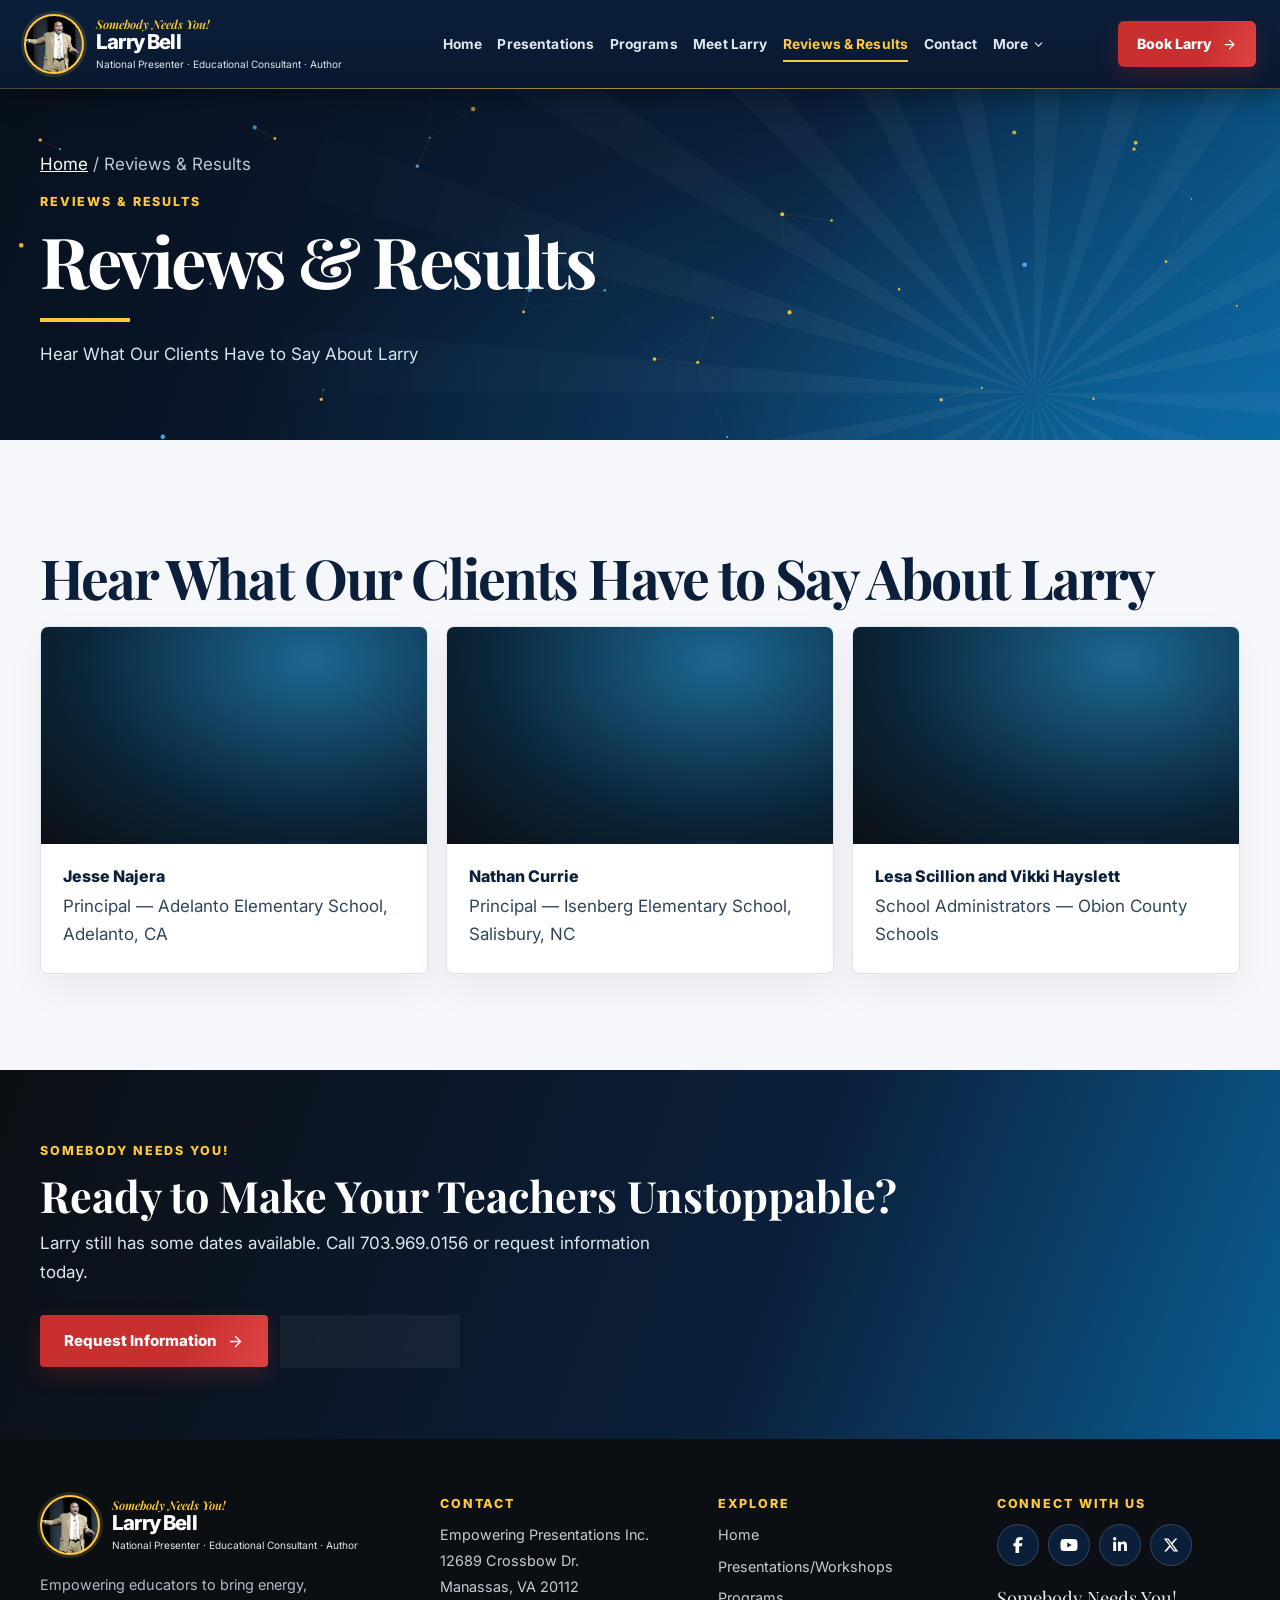
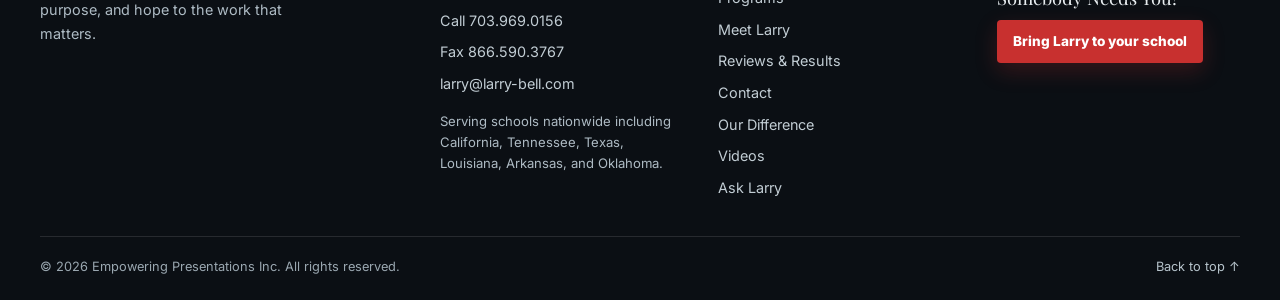
<file: reviews.html>
<!DOCTYPE html>
<html lang="en">
<head>
<meta charset="UTF-8">
<meta name="viewport" content="width=device-width, initial-scale=1">
<title>Larry Bell | Reviews &amp; Results</title>
<meta name="description" content="Hear what principals and school administrators have to say about Larry Bell.">
<meta property="og:title" content="Larry Bell | Reviews & Results">
<meta property="og:description" content="National presenter, educational consultant, and author. Bring Larry Bell’s Unstoppable! professional development to your school.">
<meta property="og:type" content="website">
<meta name="twitter:card" content="summary_large_image">
<meta name="theme-color" content="#0B1F3A">
<link rel="icon" href="data:image/svg+xml,%3Csvg xmlns='http://www.w3.org/2000/svg' viewBox='0 0 64 64'%3E%3Crect width='64' height='64' rx='14' fill='%230B1F3A'/%3E%3Ctext x='32' y='42' font-family='Georgia' font-size='30' font-weight='700' text-anchor='middle' fill='%23FFC93C'%3ELB%3C/text%3E%3C/svg%3E">
<link rel="preconnect" href="https://fonts.googleapis.com"><link rel="preconnect" href="https://fonts.gstatic.com" crossorigin>
<link href="https://fonts.googleapis.com/css2?family=Inter:wght@400;500;600;700;800&family=Playfair+Display:wght@500;600;700;800&display=swap" rel="stylesheet">
<link rel="stylesheet" href="styles.css">
</head>
<body>
<main>
<section class="page-hero"><canvas id="fx" aria-hidden="true"></canvas><div class="hero-rays"></div><div class="container"><p class="crumbs"><a href="index.html">Home</a> / Reviews &amp; Results</p><p class="eyebrow gold">Reviews &amp; Results</p><h1 class="serif">Reviews &amp; Results</h1><p class="ph-lead">Hear What Our Clients Have to Say About Larry</p></div></section><section id="reviews" class="section-pad paper"><div class="container"><h2 class="section-title">Hear What Our Clients Have to Say About Larry</h2>
 <div class="testimonial-rail">
  <article class="card vcard"><div class="video-surface"><iframe title="Testimonial from Jesse Najera" src="https://www.youtube-nocookie.com/embed/ZZtBkOrB5R0?rel=0&amp;modestbranding=1" loading="lazy" allow="accelerometer; autoplay; clipboard-write; encrypted-media; gyroscope; picture-in-picture" referrerpolicy="strict-origin-when-cross-origin" allowfullscreen></iframe></div><div class="vbody"><h3 class="tname">Jesse Najera</h3><p>Principal — Adelanto Elementary School, Adelanto, CA</p></div></article>
  <article class="card vcard"><div class="video-surface"><iframe title="Testimonial from Nathan Currie" src="https://www.youtube-nocookie.com/embed/0WpJIKeXHqY?rel=0&amp;modestbranding=1" loading="lazy" allow="accelerometer; autoplay; clipboard-write; encrypted-media; gyroscope; picture-in-picture" referrerpolicy="strict-origin-when-cross-origin" allowfullscreen></iframe></div><div class="vbody"><h3 class="tname">Nathan Currie</h3><p>Principal — Isenberg Elementary School, Salisbury, NC</p></div></article>
  <article class="card vcard"><div class="video-surface"><iframe title="Testimonial from Lesa Scillion and Vikki Hayslett" src="https://www.youtube-nocookie.com/embed/t6lsAj2h78c?rel=0&amp;modestbranding=1" loading="lazy" allow="accelerometer; autoplay; clipboard-write; encrypted-media; gyroscope; picture-in-picture" referrerpolicy="strict-origin-when-cross-origin" allowfullscreen></iframe></div><div class="vbody"><h3 class="tname">Lesa Scillion and Vikki Hayslett</h3><p>School Administrators — Obion County Schools</p></div></article>
 </div>
</div></section><section class="cta-band"><div class="container"><div><p class="eyebrow gold">Somebody Needs You!</p><h2 class="serif">Ready to Make Your Teachers Unstoppable?</h2><p>Larry still has some dates available. Call 703.969.0156 or request information today.</p></div><div class="btn-row"><a class="btn btn-red btn-shine" href="contact.html">Request Information <svg width="17" height="17"><use href="#i-arrow"/></svg></a><a class="btn btn-outline" href="tel:7039690156"><svg width="16" height="16"><use href="#i-phone"/></svg> 703.969.0156</a></div></div></section>
</main>
<script src="script.js"></script>
</body>
</html>
</file>
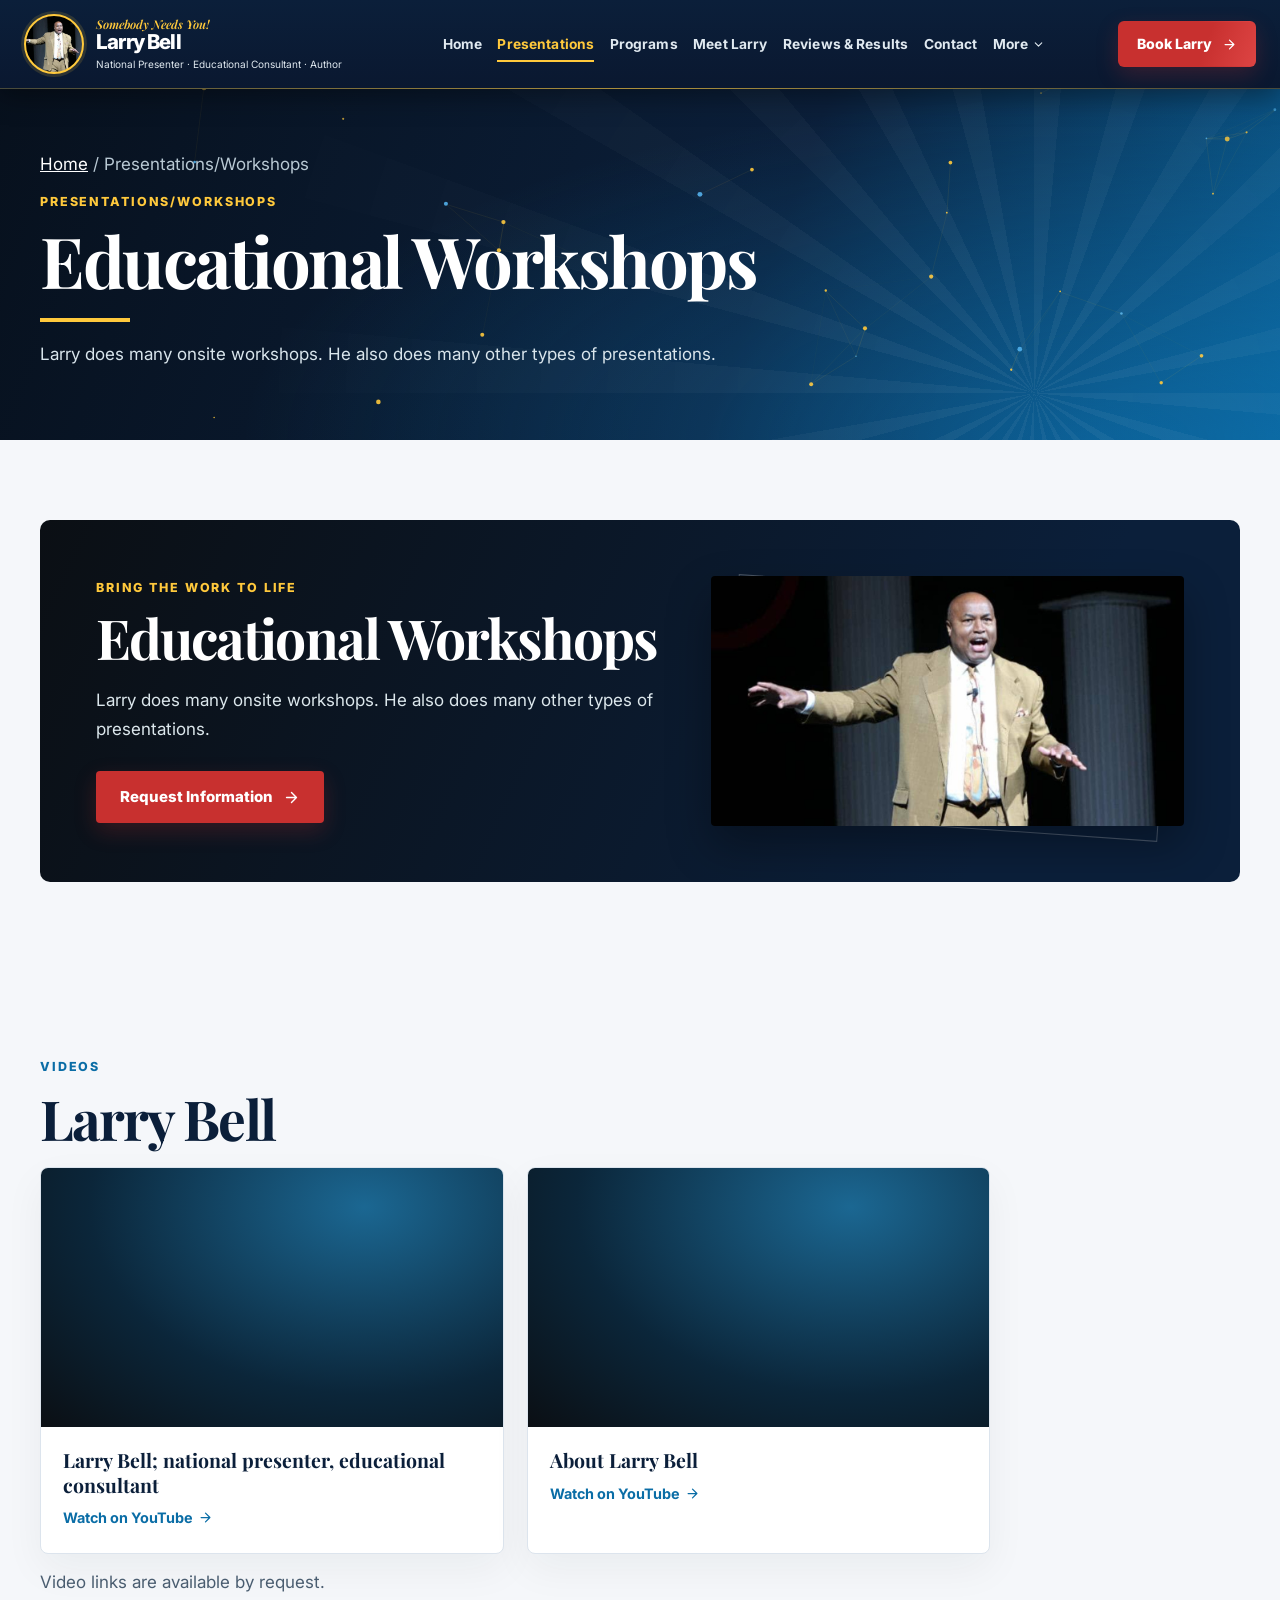
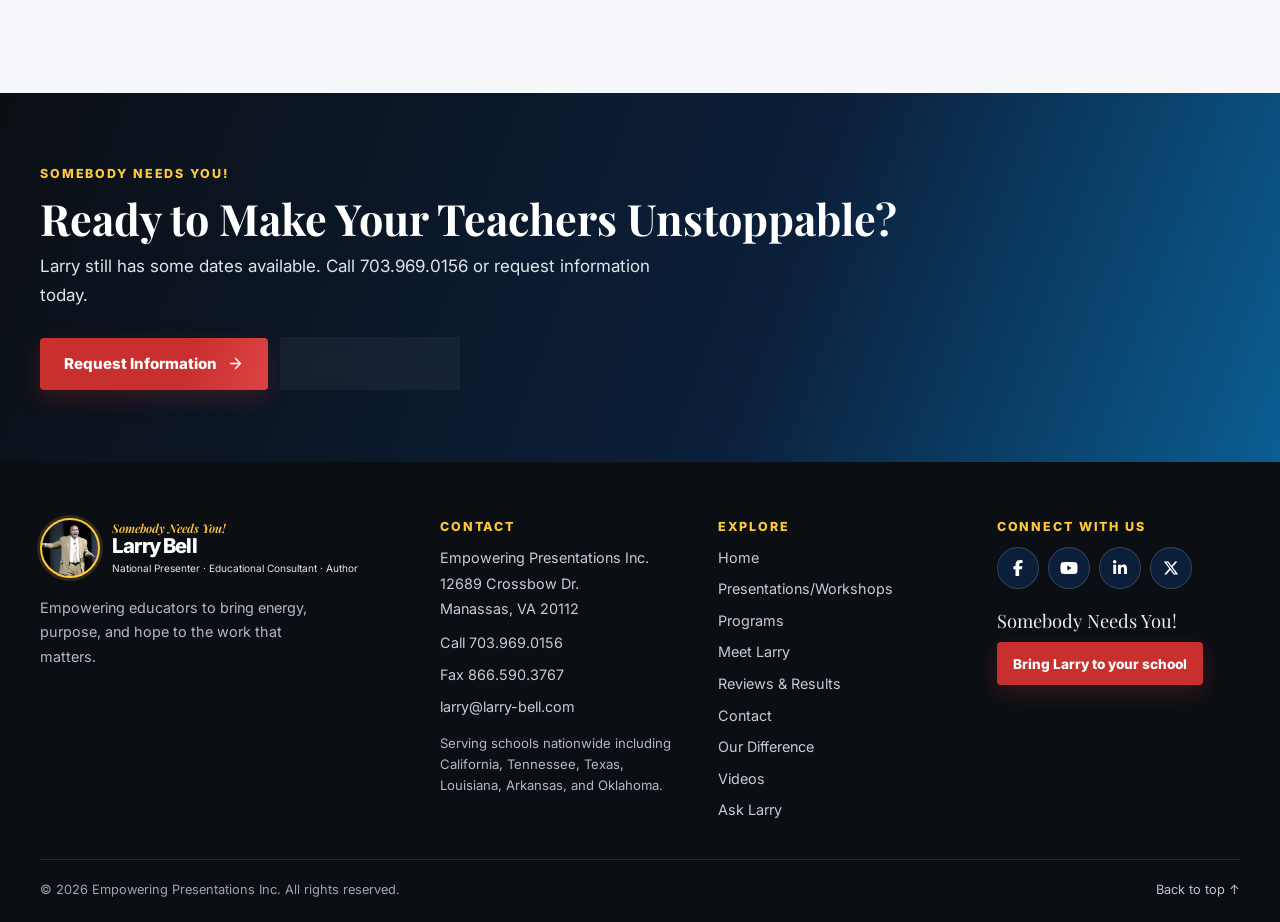
<file: workshops.html>
<!DOCTYPE html>
<html lang="en">
<head>
<meta charset="UTF-8">
<meta name="viewport" content="width=device-width, initial-scale=1">
<title>Larry Bell | Presentations &amp; Educational Workshops</title>
<meta name="description" content="Larry Bell does many onsite workshops and many other types of presentations for schools and districts.">
<meta property="og:title" content="Larry Bell | Presentations & Educational Workshops">
<meta property="og:description" content="National presenter, educational consultant, and author. Bring Larry Bell’s Unstoppable! professional development to your school.">
<meta property="og:type" content="website">
<meta name="twitter:card" content="summary_large_image">
<meta name="theme-color" content="#0B1F3A">
<link rel="icon" href="data:image/svg+xml,%3Csvg xmlns='http://www.w3.org/2000/svg' viewBox='0 0 64 64'%3E%3Crect width='64' height='64' rx='14' fill='%230B1F3A'/%3E%3Ctext x='32' y='42' font-family='Georgia' font-size='30' font-weight='700' text-anchor='middle' fill='%23FFC93C'%3ELB%3C/text%3E%3C/svg%3E">
<link rel="preconnect" href="https://fonts.googleapis.com"><link rel="preconnect" href="https://fonts.gstatic.com" crossorigin>
<link href="https://fonts.googleapis.com/css2?family=Inter:wght@400;500;600;700;800&family=Playfair+Display:wght@500;600;700;800&display=swap" rel="stylesheet">
<link rel="stylesheet" href="styles.css">
</head>
<body>
<main>
<section class="page-hero"><canvas id="fx" aria-hidden="true"></canvas><div class="hero-rays"></div><div class="container"><p class="crumbs"><a href="index.html">Home</a> / Presentations/Workshops</p><p class="eyebrow gold">Presentations/Workshops</p><h1 class="serif">Educational Workshops</h1><p class="ph-lead">Larry does many onsite workshops. He also does many other types of presentations.</p></div></section><section id="workshops" class="section-pad"><div class="container"><div class="mobile-stack workshop-card">
 <div style="position:relative;z-index:1"><p class="eyebrow gold">Bring the work to life</p><h2 class="section-title" style="margin-top:10px">Educational Workshops</h2><p class="lead-p">Larry does many onsite workshops. He also does many other types of presentations.</p><a class="btn btn-red" href="contact.html">Request Information <svg width="17" height="17"><use href="#i-arrow"/></svg></a></div>
 <div class="ws-photo"><div class="ws-frame"></div><div class="photo ws-img" role="img" aria-label="Larry Bell presenting an educational workshop to teachers"></div></div>
</div></div></section><section id="videos" class="section-pad paper"><div class="container"><p class="eyebrow">Videos</p><h2 class="section-title">Larry Bell</h2>
 <div class="mobile-stack grid-2 videos">
  <article class="card vcard"><div class="video-surface"><iframe title="Larry Bell; national presenter, educational consultant" src="https://www.youtube-nocookie.com/embed/dIdwGA6hQw8?rel=0&amp;modestbranding=1" loading="lazy" allow="accelerometer; autoplay; clipboard-write; encrypted-media; gyroscope; picture-in-picture" referrerpolicy="strict-origin-when-cross-origin" allowfullscreen></iframe></div><div class="vbody"><h3>Larry Bell; national presenter, educational consultant</h3><a href="https://www.youtube.com/watch?v=dIdwGA6hQw8" target="_blank" rel="noreferrer">Watch on YouTube <svg width="15" height="15"><use href="#i-arrow"/></svg></a></div></article>
  <article class="card vcard"><div class="video-surface"><iframe title="About Larry Bell" src="https://www.youtube-nocookie.com/embed/_smI8LgZDr8?rel=0&amp;modestbranding=1" loading="lazy" allow="accelerometer; autoplay; clipboard-write; encrypted-media; gyroscope; picture-in-picture" referrerpolicy="strict-origin-when-cross-origin" allowfullscreen></iframe></div><div class="vbody"><h3>About Larry Bell</h3><a href="https://www.youtube.com/watch?v=_smI8LgZDr8" target="_blank" rel="noreferrer">Watch on YouTube <svg width="15" height="15"><use href="#i-arrow"/></svg></a></div></article>
 </div>
 <p class="note">Video links are available by request.</p>
</div></section><section class="cta-band"><div class="container"><div><p class="eyebrow gold">Somebody Needs You!</p><h2 class="serif">Ready to Make Your Teachers Unstoppable?</h2><p>Larry still has some dates available. Call 703.969.0156 or request information today.</p></div><div class="btn-row"><a class="btn btn-red btn-shine" href="contact.html">Request Information <svg width="17" height="17"><use href="#i-arrow"/></svg></a><a class="btn btn-outline" href="tel:7039690156"><svg width="16" height="16"><use href="#i-phone"/></svg> 703.969.0156</a></div></div></section>
</main>
<script src="script.js"></script>
</body>
</html>
</file>
<file: styles.css>
:root{--navy:#0B1F3A;--ink:#0B0F14;--blue:#0F86CC;--blue-ink:#0A6DA6;--red:#C8302F;--gold:#FFC93C;--paper:#F5F7FA}
*,::before,::after{box-sizing:border-box;margin:0;padding:0;border:0 solid}
html{line-height:1.5;scroll-behavior:smooth;scroll-padding-top:88px;-webkit-text-size-adjust:100%}
body{background:var(--paper);color:var(--navy);font-family:'Inter',sans-serif;-webkit-font-smoothing:antialiased}
body.menu-open{overflow:hidden}
h1,h2,h3{font-size:inherit;font-weight:inherit}
a{color:inherit;text-decoration:none}
ul{list-style:none}
img,svg{display:block;max-width:100%}
button,input,textarea{font:inherit;color:inherit;background:none;border-radius:0}
button{cursor:pointer}
address{font-style:normal}
:focus-visible{outline:3px solid var(--gold);outline-offset:3px}
.serif{font-family:'Playfair Display',Georgia,serif}
.container{width:min(1200px,calc(100% - 48px));margin-inline:auto}
.paper{background:var(--paper)}
.blue{color:var(--blue)}
.gold{color:var(--gold)!important}
.photo{background:var(--photo) center/cover no-repeat}
.eyebrow{display:block;color:var(--blue-ink);font-size:.78rem;font-weight:800;letter-spacing:.15em;text-transform:uppercase}
.section-title{margin:12px 0 18px;font:700 clamp(2rem,4.5vw,3.45rem)/1.08 'Playfair Display',Georgia,serif;letter-spacing:-.035em}
.section-lede{color:#30465c;max-width:660px}
.section-pad{padding:96px 0}
.btn{display:inline-flex;min-height:52px;align-items:center;justify-content:center;gap:10px;border-radius:4px;padding:0 23px;font-weight:800;font-size:.94rem;border:1px solid transparent;cursor:pointer;transition:transform .2s,background .2s,box-shadow .2s}
.btn:hover{transform:translateY(-2px)}.btn:active{transform:translateY(1px) scale(.985)}
.btn-red{background:var(--red);color:#fff;box-shadow:0 8px 22px #c8302f3b}.btn-red:hover{background:#a92325}
.btn-blue{background:#0A72B0;color:#fff}.btn-blue:hover{background:#085d90}
.btn-ghost{border-color:var(--navy);color:var(--navy)}
.btn-outline{background:#ffffff0c;border-color:#ffffff8c;color:#fff;backdrop-filter:blur(8px)}.btn-outline:hover{background:#ffffff1d;border-color:var(--gold)}
.btn-shine{position:relative;overflow:hidden;background:linear-gradient(110deg,#C8302F 30%,#df4645 50%,#C8302F 70%);background-size:220% 100%;animation:sheen 6s ease-in-out infinite}
.btn-shine::after{content:'';position:absolute;top:-20%;left:-60%;width:34%;height:140%;transform:skewX(-22deg);background:#ffffff25;transition:transform .6s}
.btn-shine:hover::after{transform:translateX(500%) skewX(-22deg)}.btn-shine:hover{background:var(--red);animation-play-state:paused}
@keyframes sheen{0%,70%,100%{background-position:100% 0}30%{background-position:0 0}}
.btn-row{display:flex;flex-wrap:wrap;gap:12px;margin-top:23px}
.tag{display:inline-flex;align-items:center;min-height:38px;border-radius:999px;padding:7px 16px;color:var(--gold);border:1px solid #ffc93c9c;font-size:.88rem;font-weight:700;white-space:nowrap}

/* header */
.site-header{position:fixed;inset:0 0 auto;z-index:80;color:#fff;border-bottom:1px solid transparent;transition:background .3s,border-color .3s,box-shadow .3s}
.site-header.is-scrolled{background:#0B1F3Aeb;backdrop-filter:blur(18px);border-color:#ffffff20;box-shadow:0 9px 28px #06132640}
.header-inner{min-height:88px;display:flex;align-items:center;justify-content:space-between;gap:22px;transition:min-height .3s}
.is-scrolled .header-inner{min-height:68px}
.brand-logo{display:flex;align-items:center;gap:12px;min-width:220px;color:#fff}
.brand-mark{width:60px;height:60px;flex:0 0 60px;border-radius:50%;background-color:var(--navy);background-position:center 17%;border:2px solid var(--gold);box-shadow:0 0 0 3px #ffc93c24;transition:.3s}
.is-scrolled .brand-mark{width:48px;height:48px;flex-basis:48px}
.brand-name{display:block;font-size:1.28rem;line-height:1;font-weight:800;letter-spacing:-.04em}
.brand-sub{display:block;color:#e0e9f0;font-size:.63rem;margin-top:5px;white-space:nowrap}
.brand-tag{display:block;color:var(--gold);font:italic 600 .75rem 'Playfair Display',serif}
.desktop-nav{display:flex;align-items:center;justify-content:center;gap:clamp(8px,1.35vw,20px);flex:1}
.nav-link{position:relative;display:inline-flex;align-items:center;gap:4px;min-height:44px;color:#e0e9f0;font-size:.8rem;font-weight:700;white-space:nowrap;transition:color .2s}
.nav-link::after{content:'';position:absolute;height:2px;bottom:4px;left:0;width:100%;background:var(--gold);transform:scaleX(0);transform-origin:left;transition:transform .22s}
.nav-link:hover,.nav-link[aria-current=location]{color:var(--gold)}
.nav-link:hover::after,.nav-link[aria-current=location]::after{transform:scaleX(1)}
.nav-more{position:relative}.nav-more>summary{cursor:pointer;list-style:none}.nav-more>summary::-webkit-details-marker{display:none}
.nav-dropdown{position:absolute;top:calc(100% + 2px);right:0;min-width:190px;padding:12px 17px;display:grid;background:var(--navy);border:1px solid #ffffff25;box-shadow:0 16px 35px #0006}
.nav-dropdown .nav-link::after{display:none}
.header-actions{display:flex;align-items:center;justify-content:flex-end;gap:15px}
.header-phone{display:none;align-items:center;gap:7px;font-weight:700;font-size:.85rem;white-space:nowrap;min-height:44px}.header-phone:hover{color:var(--gold)}
.header-book{min-height:46px;padding:0 18px;font-size:.88rem;white-space:nowrap}
.mobile-menu-button,.mobile-call{display:none}
.drawer-backdrop{position:fixed;inset:0;z-index:90;background:#030a13b8;opacity:0;visibility:hidden;transition:opacity .3s,visibility .3s}
.drawer-backdrop.visible{opacity:1;visibility:visible}
.mobile-drawer{position:fixed;z-index:91;inset:0 0 0 auto;width:min(440px,100%);overflow-y:auto;padding:28px clamp(25px,7vw,44px) 34px;display:flex;flex-direction:column;background:linear-gradient(155deg,#0B1F3A,#0B0F14 85%);box-shadow:-22px 0 60px #0005;transform:translateX(105%);visibility:hidden;transition:transform .38s cubic-bezier(.22,.7,.2,1),visibility .38s}
.mobile-drawer.open{transform:none;visibility:visible}
.drawer-top{display:flex;align-items:center;justify-content:space-between;margin:4px 0 26px}
.drawer-top button{display:grid;place-items:center;width:48px;height:48px;color:#fff;background:#ffffff10;border:1px solid #ffffff30;border-radius:50%}
.drawer-link{display:flex;min-height:58px;align-items:center;justify-content:space-between;color:var(--paper);border-bottom:1px solid #ffffff1c;font:600 1.18rem 'Playfair Display',Georgia,serif;opacity:0;transform:translateX(18px)}
.mobile-drawer.open .drawer-link{animation:dl .4s both;animation-delay:calc(var(--i)*55ms + 90ms)}
@keyframes dl{to{opacity:1;transform:none}}
.drawer-link:hover{color:var(--gold)}
.drawer-actions{display:grid;gap:12px;margin-top:auto;padding-top:30px}
.drawer-actions .btn{width:100%;min-height:60px;font-size:1.04rem}
.drawer-call{display:flex;min-height:52px;align-items:center;justify-content:center;gap:10px;border:1px solid #ffffff5a;font-weight:700}
.scroll-progress{position:absolute;inset:auto 0 0;height:3px;pointer-events:none}
.scroll-progress span{display:block;height:100%;background:var(--gold);transform-origin:left;transform:scaleX(0)}

/* hero */
.hero{min-height:100svh;color:#fff;background:linear-gradient(110deg,#0B0F14 5%,#0B1F3A 52%,#0F86CC 100%);position:relative;overflow:hidden;display:flex;align-items:stretch}
.hero-dots{position:absolute;inset:0;opacity:.28;pointer-events:none;background-image:radial-gradient(#ffffff25 .7px,transparent .7px);background-size:18px 18px;mask-image:linear-gradient(90deg,transparent,#000)}
.hero-light{position:absolute;inset:0;pointer-events:none;opacity:.32;background:linear-gradient(112deg,transparent 32%,#0f86cc12 47%,transparent 60%),radial-gradient(ellipse at 77% 35%,#0f86cc30,transparent 38%);animation:drift 15s ease-in-out infinite alternate}
@keyframes drift{from{opacity:.18;transform:translateX(-1%)}to{opacity:.4;transform:translateX(1%)}}
.hero-particles{position:absolute;inset:0;opacity:.26;pointer-events:none;background-image:radial-gradient(circle,var(--gold) 1px,transparent 1.7px),radial-gradient(circle,#0F86CC 1px,transparent 1.7px);background-size:177px 183px,239px 217px;background-position:25px 14px,105px 72px;animation:part 24s linear infinite}
@keyframes part{to{background-position:60px -55px,170px 12px}}
.hero-grid{display:grid;grid-template-columns:1fr 1fr;position:relative;align-items:center;gap:20px}
.hero-copy{padding:62px 0 80px;position:relative;z-index:2}
.hero-copy>*{animation:rise .75s both}.hero-copy>:nth-child(2){animation-delay:.1s}.hero-copy>:nth-child(3){animation-delay:.2s}.hero-copy>:nth-child(4){animation-delay:.3s}.hero-copy>:nth-child(5){animation-delay:.4s}
@keyframes rise{from{opacity:0;transform:translateY(22px)}to{opacity:1;transform:none}}
.hero-label{color:var(--gold);font-weight:700;letter-spacing:.17em;text-transform:uppercase;margin-bottom:22px;font-size:.8rem}
.hero-heading{max-width:640px;font-size:clamp(3.6rem,7.2vw,6.5rem);line-height:.99;letter-spacing:-.045em;margin-bottom:23px;font-weight:700}
.hero-sub{max-width:555px;color:#d9e5ec;font-size:clamp(1.08rem,1.7vw,1.35rem);line-height:1.7;margin-bottom:30px}
.gold-shimmer{position:relative;display:inline-block;background:linear-gradient(100deg,#FFC93C 0%,#fff1ad 45%,#FFC93C 70%) 0/220% auto;-webkit-background-clip:text;background-clip:text;-webkit-text-fill-color:transparent;animation:gold 5s ease-in-out infinite}
.gold-shimmer::after{content:'';position:absolute;bottom:-10px;left:0;height:3px;width:76%;background:var(--gold);transform-origin:left;animation:ul 1s .7s both}
@keyframes gold{0%,100%{background-position:100% center}50%{background-position:0 center}}
@keyframes ul{from{transform:scaleX(0)}}
.hero-ctas{display:flex;flex-wrap:wrap;gap:12px}
.hero-stats{display:flex;flex-wrap:wrap;gap:12px;margin-top:42px}
.hero-stats>div{min-width:125px;padding:13px 15px;border:1px solid #ffffff35;border-radius:5px;background:#ffffff0d;backdrop-filter:blur(10px)}
.hero-stats strong{display:block;font-size:1.28rem;color:var(--gold)}.hero-stats span{font-size:.8rem;color:#F5F7FA}
.hero-image{min-height:600px;position:relative;align-self:stretch;display:flex;align-items:flex-end;justify-content:center}
.hero-image::before{content:'';position:absolute;right:9%;bottom:9%;width:66%;height:78%;border-radius:50%;background:radial-gradient(ellipse at 70% 45%,#FFC93C30,#FFC93C12 34%,transparent 69%);filter:blur(20px);pointer-events:none}
.hero-spotlight{position:absolute;width:100%;height:85%;right:-5%;bottom:3%;background:radial-gradient(ellipse,#0F86CC49,transparent 69%);filter:blur(12px)}
.hero-portrait{position:relative;z-index:1;width:125%;aspect-ratio:1179/781;max-height:100%;flex:none;background-size:100% 100%;filter:drop-shadow(0 18px 30px #0008);-webkit-mask-image:linear-gradient(90deg,transparent 0%,#000 19%,#000 88%,transparent 100%),linear-gradient(to bottom,transparent 0%,#000 24%,#000 80%,transparent 100%);-webkit-mask-composite:source-in;mask-image:linear-gradient(90deg,transparent 0%,#000 19%,#000 88%,transparent 100%),linear-gradient(to bottom,transparent 0%,#000 24%,#000 80%,transparent 100%);mask-composite:intersect;transform:translateY(var(--shift,0px))}
.hero-badge{position:absolute;z-index:2;border:1px solid #ffffff55;background:#0b1f3abf;color:#fff;backdrop-filter:blur(14px);box-shadow:0 14px 36px #0004;animation:float 5s ease-in-out infinite}
.hero-quote{right:0;bottom:15%;padding:15px 19px;border-left:3px solid var(--gold);font:italic 1.08rem/1.4 'Playfair Display',Georgia,serif}
.hero-years{top:26%;left:3%;width:85px;height:85px;display:flex;flex-direction:column;justify-content:center;align-items:center;border-radius:50%;border-color:#FFC93C9c;color:var(--gold);font:700 1.35rem 'Playfair Display',serif;animation-delay:-2.3s}
.hero-years span{color:#fff;font:600 .73rem 'Inter',sans-serif}
@keyframes float{50%{transform:translateY(-8px)}}
.scroll-indicator{display:flex;flex-direction:column;align-items:center;gap:4px;position:absolute;bottom:20px;left:50%;color:#fffc;font-size:.7rem;letter-spacing:.14em;text-transform:uppercase;animation:bounce 1.8s ease-in-out infinite}
@keyframes bounce{0%,100%{transform:translate(-50%,0)}50%{transform:translate(-50%,7px)}}

/* trust */
.trust-strip{padding:23px 0;color:#fff;background:var(--navy);overflow:hidden}
.trust-inner{display:flex;align-items:center;gap:36px}
.trust-label{flex:0 0 auto;min-width:260px}.trust-label .eyebrow{color:var(--gold)}.trust-label strong{display:block;margin-top:5px}
.marquee-window{flex:1;min-width:0;overflow:hidden;-webkit-mask-image:linear-gradient(90deg,transparent,#000 4%,#000 96%,transparent);mask-image:linear-gradient(90deg,transparent,#000 4%,#000 96%,transparent)}
.state-pills{width:max-content;display:flex;gap:12px;animation:marq 38s linear infinite}
.marquee-window:hover .state-pills,.marquee-window:focus-within .state-pills{animation-play-state:paused}
@keyframes marq{to{transform:translateX(-50%)}}

/* sections */
main>section p:not(.eyebrow),main>section .card p{font-size:1.0625rem;line-height:1.7}
.difference-intro{display:grid;grid-template-columns:1.1fr .9fr;align-items:center;gap:55px;margin-bottom:38px}
.difference-photo{position:relative;padding:13px 13px 36px;border:1px solid #0F86CC65;background:#fff;box-shadow:0 18px 50px #0b1f3a18;transform:rotate(1deg)}
.diff-img{height:255px;background-position:center 24%}
.difference-photo figcaption{position:absolute;right:20px;bottom:10px;font:italic 1rem 'Playfair Display',serif}
.grid-2{display:grid;grid-template-columns:1fr 1fr;gap:22px}
.card{background:#fff;border:1px solid #dce4ed;border-radius:8px;box-shadow:0 15px 40px #14232e0d;transition:transform .25s,box-shadow .25s,border-color .25s,opacity .55s ease var(--d,0ms)}
.card.revealed:hover{transform:translateY(-5px);border-color:#0f86cc70;box-shadow:0 20px 44px #0b1f3a18}
.pad{padding:32px 34px}.card-h{font-size:1.75rem;margin:8px 0 24px}
.card-dark{background:linear-gradient(140deg,#0B1F3A,#0F86CC);color:#fff;border:0}
.check-list{display:grid;gap:13px}.check-list li{display:flex;gap:12px;line-height:1.6;color:#273d53}
.check{display:inline-flex;flex:0 0 24px;width:24px;height:24px;align-items:center;justify-content:center;border-radius:50%;background:var(--paper);color:var(--blue-ink);margin-top:1px}
.card-dark li{color:var(--paper)}.card-dark .check{background:#ffffff1c;color:var(--gold)}
.quote-band{padding:64px 0;background:linear-gradient(105deg,#0B1F3A,#0F86CC);color:#fff;text-align:center}
.quote-lead{max-width:760px;margin:0 auto 12px;color:#e5f2f8}
.quote-band blockquote{max-width:900px;margin:12px auto 0;font-size:clamp(2rem,4.4vw,3.5rem);line-height:1.14;font-weight:600}
.meet-grid{display:grid;grid-template-columns:.95fr 1.05fr;align-items:center;gap:66px}
.meet-photo{position:relative;padding:0 0 24px 22px}
.meet-frame{position:absolute;inset:22px 0 0;border:1px solid #0F86CC55}
.meet-img{position:relative;width:100%;aspect-ratio:1179/781;max-height:470px;background-position:center 24%;box-shadow:0 20px 45px #0b0f1428}
.meet-badge{position:absolute;bottom:0;left:0;background:var(--navy);color:#fff;padding:17px 22px;font-weight:700}
.meet-grid .section-lede{max-width:none;color:#273d53}.meet-grid .section-lede a{color:var(--blue-ink);font-weight:700;text-decoration:underline}
.meet-quote{font-style:italic;font-weight:600;color:var(--navy);margin-top:16px}
.help-h{font:700 1.55rem/1.2 'Playfair Display',Georgia,serif;margin-top:24px}
.help-grid{display:grid;grid-template-columns:repeat(5,1fr);gap:13px;margin-top:30px}
.help-grid .card{padding:23px 19px;border-top:3px solid var(--blue)}.help-grid p{margin-top:15px;color:#40515c}
.help-end{max-width:850px;margin-top:28px;color:var(--navy);font-weight:700}
.videos{max-width:950px;gap:23px}.vcard{overflow:hidden;min-width:0}
.video-surface{position:relative;aspect-ratio:16/9;background:radial-gradient(ellipse at 70% 15%,#1b6792,#0b263a 60%,#0B0F14)}
.video-surface iframe{position:absolute;inset:0;width:100%;height:100%}
.vbody{padding:21px 22px 24px}.vbody h3{font:700 1.22rem/1.25 'Playfair Display',Georgia,serif;margin-bottom:8px}
.vbody a{color:var(--blue-ink);font-weight:700;font-size:.9rem;display:inline-flex;align-items:center;gap:5px}
.vbody .tname{font:800 1rem/1.4 'Inter',sans-serif;margin-bottom:4px}.vbody p{color:#30465c}
.note{margin-top:14px;color:#4a5d70}
#workshops,#programs{padding-block:80px}
.workshop-card{display:grid;grid-template-columns:1.1fr .9fr;align-items:center;gap:36px;padding:clamp(28px,5vw,56px);color:#fff;background:linear-gradient(115deg,#0B0F14,#0B1F3A 80%);border-radius:10px;overflow:hidden;position:relative}
.lead-p{max-width:590px;color:#dce7ec;margin-bottom:28px}
.ws-photo{min-height:215px;position:relative;display:grid;place-items:center}
.ws-frame{position:absolute;inset:5% 4% 0;border:1px solid #ffffff40;transform:rotate(4deg)}
.ws-img{position:relative;width:100%;height:250px;background-position:center 22%;border-radius:4px;box-shadow:0 20px 45px #0005}
.creswell{color:#fff;background:var(--ink);padding:88px 0}
.cres-grid{display:grid;grid-template-columns:1fr .82fr;align-items:center;gap:50px}
.cres-card{padding:25px;border:1px solid #ffffff25;background:linear-gradient(135deg,#0B1F3A,#0B0F14);min-height:220px;display:flex;flex-direction:column;justify-content:space-between;transition:border-color .25s}
.cres-card:hover{border-color:var(--gold)}
.cres-t{font-size:1.6rem;line-height:1.3;margin:25px 0}.cres-s{color:#b7c7d0;font-size:.85rem}
.testimonial-rail{display:grid;grid-template-columns:repeat(3,minmax(0,1fr));gap:18px}
.news-grid{display:grid;grid-template-columns:1fr 1fr;gap:20px}
.pcard{padding:34px 35px;color:#fff;min-height:270px;display:flex;flex-direction:column;align-items:flex-start}
.pcard h2{font-size:1.9rem;line-height:1.15;margin:7px 0 12px;font-weight:700}.pcard p:not(.eyebrow){color:var(--paper);line-height:1.65;margin-bottom:24px}
.pcard p a{font-weight:700;text-decoration:underline}.pcard .btn{margin-top:auto}
.contact{background:linear-gradient(120deg,#0B0F14,#0B1F3A 70%,#0F86CC);color:#fff}
.contact-grid{display:grid;grid-template-columns:1.35fr .65fr;gap:38px;align-items:start}
#inquiry{background:#ffffff0c;border:1px solid #ffffff25;border-radius:8px;padding:clamp(22px,4vw,36px)}
.form-grid{display:grid;grid-template-columns:1fr 1fr;gap:17px}
#inquiry label{display:grid;gap:8px;font-size:.9rem;font-weight:700}.full{grid-column:1/-1}
#inquiry input,#inquiry textarea{width:100%;min-height:50px;border:1px solid #ffffff4a;border-radius:4px;padding:12px 13px;background:var(--navy);color:#fff;font-size:1rem;font-weight:400}
#inquiry textarea{resize:vertical;min-height:110px}#inquiry ::placeholder{color:#ffffff99}
#inquiry [aria-invalid=true]{border-color:#ffd7d7}.err{color:#ffd7d7;font-size:.85rem;font-weight:500}
.req{margin:14px 0 18px;color:#c1d2dc}
.contact aside h3{font-size:1.6rem;margin-bottom:18px}.contact aside>p{color:#d4e3eb}
.clink{display:flex;gap:14px;align-items:center;margin-top:22px}.clink small{display:block;color:var(--gold);font-size:.7rem;letter-spacing:.13em;margin-bottom:3px}
.aside-img{height:190px;background-position:center 20%;margin-top:24px;border:1px solid #ffffff50}
footer{background:var(--ink);color:#fff;padding:56px 0 23px}
.footer-grid{display:grid;grid-template-columns:1.5fr 1fr 1fr 1fr;gap:35px;padding-bottom:38px;border-bottom:1px solid #ffffff1d}
.f-about{color:#aebbc4;line-height:1.7;font-size:.9rem;max-width:285px;margin-top:18px}
footer address{color:#c2cdd4;line-height:1.8;font-size:.9rem;margin-top:8px}
.flink{display:block;color:#c2cdd4;font-size:.9rem;margin-top:10px}a.flink:hover{color:var(--gold)}
.f-serve{color:#aebbc4;font-size:.82rem;line-height:1.6;margin-top:16px}
.social-links{display:flex;gap:9px;margin-top:10px}
.social-links a{width:42px;height:42px;display:grid;place-items:center;background:var(--navy);border:1px solid #ffffff2b;border-radius:50%;transition:.2s}
.social-links a:hover{color:var(--ink);background:var(--gold);transform:translateY(-2px)}
.f-tag{font-size:1.15rem;line-height:1.5;color:#e8edf0;margin-top:18px}.f-btn{min-height:43px;padding:0 15px;font-size:.85rem;margin-top:8px}
.f-bottom{display:flex;flex-wrap:wrap;justify-content:space-between;gap:12px;color:#9aa7b0;font-size:.8rem;padding-top:20px}.f-bottom a{color:#b6c3cb}
.to-top{position:fixed;z-index:40;right:22px;bottom:22px;width:48px;height:48px;background:var(--red);color:#fff;border-radius:50%;display:grid;place-items:center;box-shadow:0 5px 18px #0004;opacity:0;visibility:hidden;transition:.3s}
.to-top.show{opacity:1;visibility:visible}
.mobile-float-book{display:none}
.toast{position:fixed;z-index:100;right:22px;bottom:22px;max-width:min(440px,calc(100% - 44px));padding:17px 20px;color:#fff;background:var(--navy);box-shadow:0 14px 36px #0b0f1450;border-left:4px solid var(--gold);border-radius:5px;animation:rise .3s}
.reveal-section{opacity:0;transform:translateY(14px);transition:opacity .65s,transform .65s}
.reveal-card{opacity:0;transform:translateY(16px);transition:opacity .55s ease var(--d,0ms),transform .55s ease var(--d,0ms)}
.revealed{opacity:1!important;transform:none}

@media(min-width:1280px){.header-phone{display:inline-flex}}
@media(max-width:1279px){.desktop-nav{gap:8px}.nav-link{font-size:.74rem}.header-inner{gap:12px}.brand-logo{min-width:200px}}
@media(max-width:1080px){.desktop-nav,.header-phone,.header-book{display:none!important}.mobile-menu-button{display:grid;place-items:center;width:48px;height:48px;border:1px solid #ffffff55;background:#ffffff08;color:#fff;border-radius:50%}}
@media(min-width:768px) and (max-width:1024px){.section-pad .mobile-stack{grid-template-columns:repeat(2,minmax(0,1fr))}.container{width:calc(100% - 48px)}}
@media(max-width:767px){
html{scroll-padding-top:76px}.container{width:min(100% - 36px,600px)}
.section-pad{padding:64px 0!important}.section-title{font-size:clamp(2rem,8.6vw,2.8rem)}
.mobile-stack,.news-grid{grid-template-columns:1fr!important}
.header-inner{min-height:74px}.is-scrolled .header-inner{min-height:68px}
.brand-logo{min-width:0;gap:9px}.brand-mark,.is-scrolled .brand-mark{width:47px;height:47px;flex-basis:47px}
.brand-name{font-size:1.12rem}.brand-tag{font-size:.68rem}.brand-sub{font-size:.55rem}
.header-actions{gap:9px}.mobile-menu-button,.mobile-call{width:44px;height:44px}
.mobile-call{display:grid;place-items:center;border:1px solid #ffffff55;background:#ffffff08;color:#fff;border-radius:50%}
.hero{min-height:0;padding-top:74px}.hero-grid{display:flex;flex-direction:column;align-items:stretch;gap:0}
.hero-image{order:-1;min-height:0;height:clamp(250px,72vw,390px);width:100%}
.hero-portrait{width:100%;-webkit-mask-image:linear-gradient(to bottom,transparent,#000 22%,#000 68%,transparent);mask-image:linear-gradient(to bottom,transparent,#000 22%,#000 68%,transparent)}
.hero-copy{padding:22px 0 64px}.hero-label{font-size:.75rem;line-height:1.5;margin-bottom:15px}
.hero-heading{font-size:clamp(2.8rem,12vw,4.2rem);line-height:1.02}
.hero-ctas{display:grid}.hero-ctas .btn{width:100%;min-height:54px}
.hero-stats{display:grid;grid-template-columns:repeat(3,minmax(0,1fr));gap:7px;margin-top:24px}
.hero-stats>div{min-width:0;padding:10px 7px}.hero-stats strong{font-size:1rem}.hero-stats span{font-size:.7rem;line-height:1.35;display:block}
.hero-quote{right:3%;bottom:8%;font-size:.85rem;padding:11px 13px}.hero-years{top:18%;left:4%;width:68px;height:68px;font-size:1.05rem}
.scroll-indicator{display:none}
.trust-inner{display:block}.trust-label{margin-bottom:15px}.marquee-window{margin-inline:-18px}
.difference-intro{grid-template-columns:1fr;gap:20px;margin-bottom:28px}.diff-img{height:210px}
.meet-grid{gap:34px}.meet-photo{padding-left:12px}.meet-img{max-height:380px}
.testimonial-rail{display:flex;overflow-x:auto;scroll-snap-type:x mandatory;padding-bottom:15px}.testimonial-rail>*{min-width:86%;scroll-snap-align:start}
.form-grid{grid-template-columns:1fr}.footer-grid{grid-template-columns:1fr 1fr;gap:25px 18px}
.mobile-float-book{position:fixed;z-index:75;left:16px;bottom:max(13px,env(safe-area-inset-bottom));display:inline-flex;align-items:center;justify-content:center;gap:9px;min-height:48px;padding:0 20px;color:#fff;background:var(--red);border-radius:999px;box-shadow:0 8px 24px #0b0f1470;font-size:.86rem;font-weight:800;white-space:nowrap}
.mobile-float-book.hide{display:none}.to-top{bottom:max(13px,env(safe-area-inset-bottom));right:16px}.toast{bottom:76px}
}
@media(max-width:420px){.container{width:calc(100% - 32px)}.brand-sub{white-space:normal;max-width:175px;line-height:1.2}.hero-heading{font-size:clamp(2.65rem,11.2vw,3.1rem)}.footer-grid{grid-template-columns:1fr}}
@media(max-width:340px){.brand-sub{display:none}.brand-name{font-size:1rem}.mobile-menu-button,.mobile-call{width:40px;height:40px}}
@media(prefers-reduced-motion:reduce){*,::before,::after{scroll-behavior:auto!important;animation-duration:.01ms!important;animation-iteration-count:1!important;transition-duration:.01ms!important}.reveal-section,.reveal-card{opacity:1;transform:none}}

/* Embedded photo (JPEG, base64) — keeps the project at exactly three files */
:root{--photo:url("[data-uri]")}

/* ===== v2: polished header, cinematic hero, page heroes, CTA band ===== */
.site-header{background:linear-gradient(180deg,#0B1F3A,#0A1830);border-bottom:1px solid #ffc93c40;box-shadow:0 6px 26px #0006}
.site-header.is-scrolled{background:#0A1830f2}
.site-header::after{content:'';position:absolute;left:0;right:0;bottom:-1px;height:1px;background:linear-gradient(90deg,transparent,var(--gold),transparent);opacity:.55}
.nav-link{font-size:.86rem;letter-spacing:.01em}
.nav-link[aria-current=page]{color:var(--gold)}.nav-link[aria-current=page]::after{transform:scaleX(1)}
.nav-dropdown{border-radius:8px;border-top:2px solid var(--gold);padding:10px 16px}
.nav-dropdown .nav-link{font-size:.9rem}
.header-book{border-radius:6px}
.hero{background:radial-gradient(ellipse at 78% 70%,#0F86CC55,transparent 55%),linear-gradient(110deg,#07101c 8%,#0B1F3A 55%,#0A5E93 100%)}
#fx{position:absolute;inset:0;pointer-events:none}
.hero-rays{position:absolute;inset:-20%;pointer-events:none;background:repeating-conic-gradient(from 0deg at 72% 78%,#ffffff0d 0 5deg,transparent 5deg 15deg);-webkit-mask-image:radial-gradient(circle at 72% 78%,#000,transparent 62%);mask-image:radial-gradient(circle at 72% 78%,#000,transparent 62%);transform-origin:72% 78%;animation:rays 20s ease-in-out infinite alternate}
@keyframes rays{from{transform:rotate(-5deg)}to{transform:rotate(5deg)}}
.hero-label{font-size:.84rem;margin-bottom:22px;line-height:1.6}
.w{display:inline-block;animation:wordUp 1s cubic-bezier(.2,.8,.2,1) both;animation-delay:calc(var(--n)*.14s + .25s)}
@keyframes wordUp{from{opacity:0;transform:translateY(60%) rotate(4deg);filter:blur(8px)}to{opacity:1;transform:none;filter:none}}
.hero-image{--mx:0;--my:0}
.hero-portrait{animation:curtain 1.5s .35s cubic-bezier(.2,.8,.2,1) both;transform:translate3d(calc(var(--mx)*-14px),calc(var(--shift,0px) + var(--my)*-8px),0);transition:transform .25s ease-out}
@keyframes curtain{from{clip-path:inset(100% 0 0 0);opacity:.2}to{clip-path:inset(0);opacity:1}}
.halo{position:absolute;z-index:0;right:6%;bottom:4%;width:min(640px,94%);aspect-ratio:1;border-radius:50%;background:conic-gradient(from 0deg,transparent,#FFC93C66,transparent 30%,#0F86CC88,transparent 66%);filter:blur(34px);animation:spin 16s linear infinite}
.ring{position:absolute;z-index:0;right:11%;bottom:9%;width:min(520px,80%);aspect-ratio:1;border-radius:50%;border:1px solid #FFC93C40;animation:spin 26s linear infinite reverse}
.ring::before{content:'';position:absolute;top:-6px;left:50%;width:12px;height:12px;margin-left:-6px;border-radius:50%;background:var(--gold);box-shadow:0 0 22px 6px #FFC93Caa}
@keyframes spin{to{transform:rotate(360deg)}}
.orbit{position:absolute;z-index:3;top:9%;right:3%;width:150px;height:150px;animation:spin 28s linear infinite;filter:drop-shadow(0 4px 12px #0008)}
.orbit text{fill:var(--gold);font:700 10.5px Inter,sans-serif;letter-spacing:.06em}
.page-hero{position:relative;overflow:hidden;padding:150px 0 72px;color:#fff;background:radial-gradient(ellipse at 85% 100%,#0F86CC66,transparent 55%),linear-gradient(110deg,#07101c,#0B1F3A 60%,#0A5E93)}
.page-hero .container{position:relative;z-index:1}
.page-hero h1{font:700 clamp(2.4rem,6vw,4.4rem)/1.05 'Playfair Display',Georgia,serif;letter-spacing:-.035em;margin:12px 0 18px;max-width:900px;animation:rise .8s .1s both}
.ph-lead{max-width:680px;color:#d9e5ec;animation:rise .8s .25s both}
.crumbs{font-size:.9rem;color:#b9c9d4;margin-bottom:14px}.crumbs a{color:#fff;text-decoration:underline}
.page-hero h1::after{content:'';display:block;width:90px;height:4px;margin-top:20px;background:var(--gold);transform-origin:left;animation:ul 1s .6s both}
.cta-band{padding:72px 0;color:#fff;background:linear-gradient(110deg,#0B0F14,#0B1F3A 60%,#0A5E93)}
.cta-band .container{display:flex;flex-wrap:wrap;align-items:center;justify-content:space-between;gap:28px}
.cta-band h2{font-size:clamp(1.8rem,3.6vw,2.7rem);line-height:1.12;margin:10px 0;font-weight:700}.cta-band p:not(.eyebrow){color:#dce7ec;max-width:620px}
.cta-band .btn-row{margin:0}
@media(min-width:768px){.hero-copy{padding:150px 0 90px}.hero-image{min-height:640px}}
@media(max-width:767px){.orbit{width:92px;height:92px;top:12%}.ring{display:none}.page-hero{padding:112px 0 52px}.hero-label{font-size:.74rem}.hero-copy{padding-top:22px}}
@media(prefers-reduced-motion:reduce){.w,.hero-portrait{animation:none}.halo,.ring,.orbit,.hero-rays{animation:none}}
.header-inner.container{width:min(1360px,calc(100% - 48px))}
.brand-logo{min-width:0;margin-right:8px}
.desktop-nav{gap:clamp(10px,1.2vw,22px);padding-left:20px}
.header-actions{gap:14px}
@media(max-width:1359px){.header-phone{display:none}}
@media(max-width:1180px){.brand-sub{display:none}}
</file>
